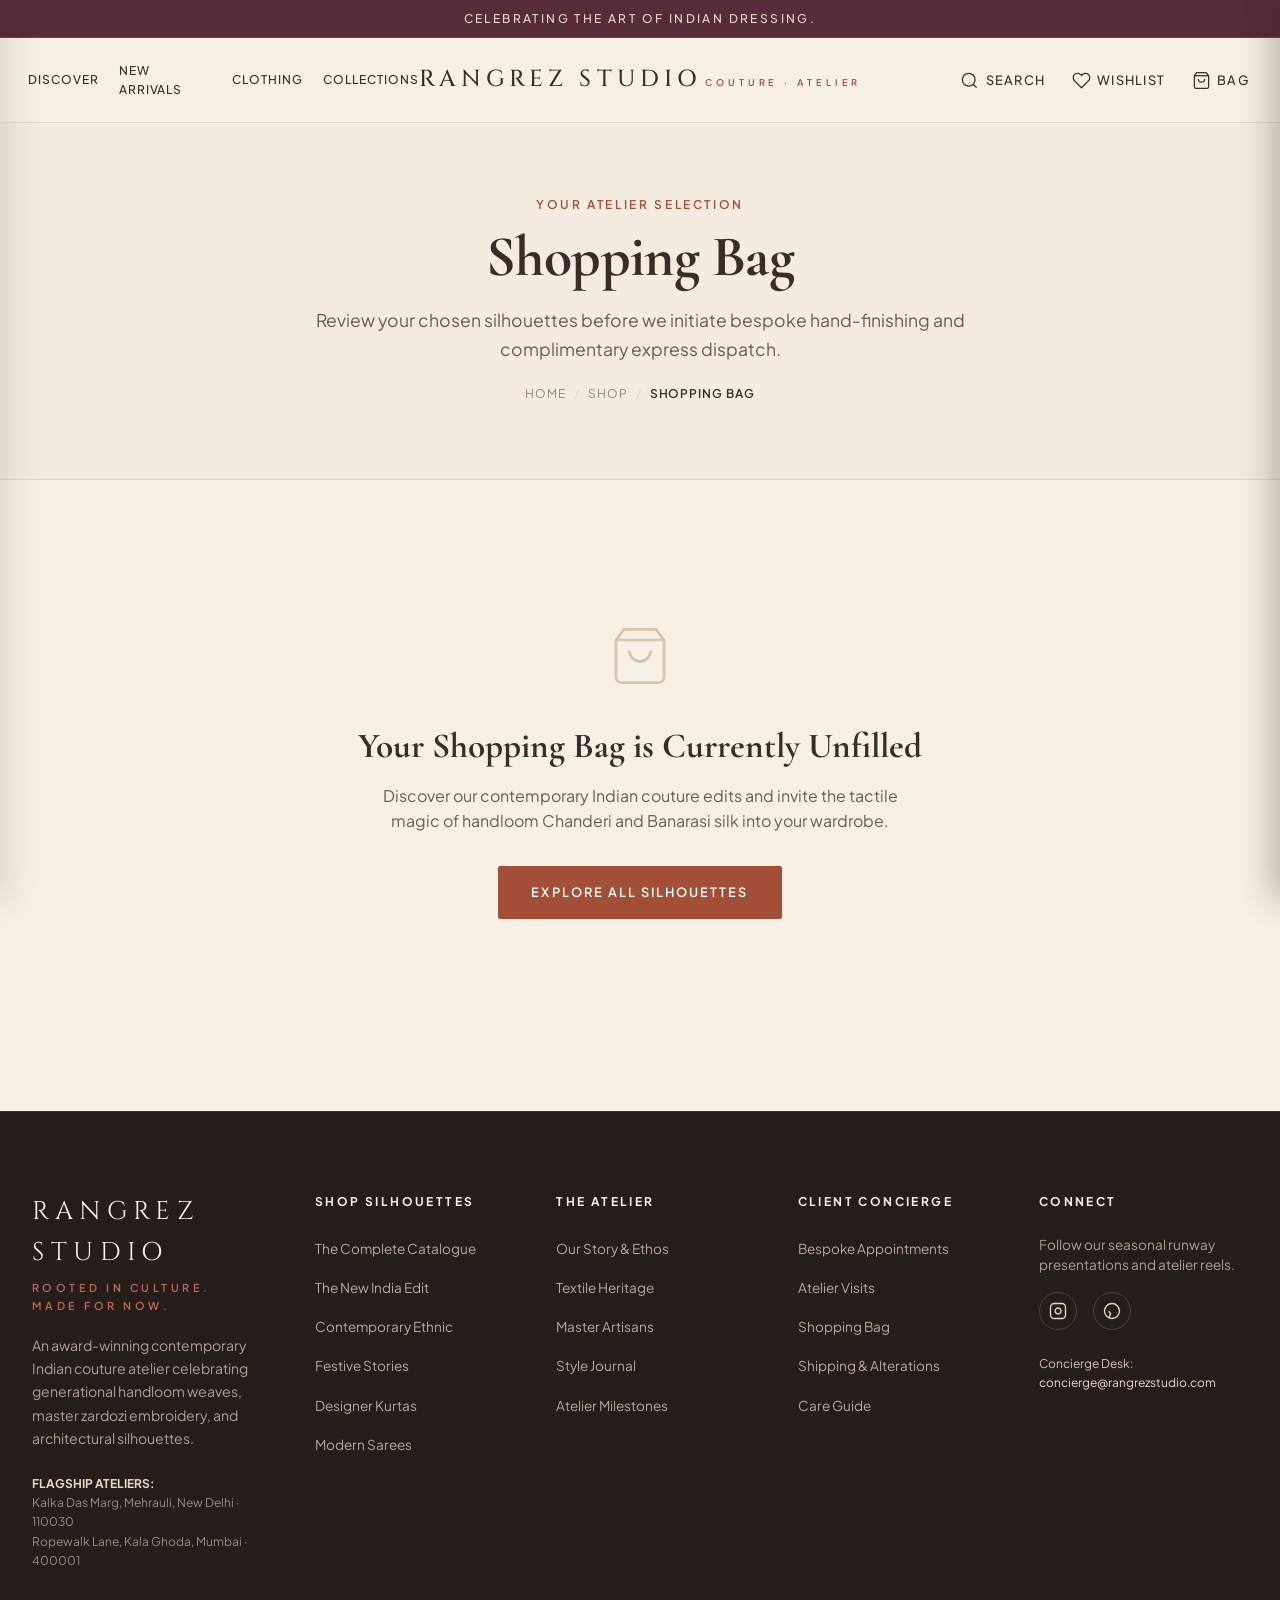
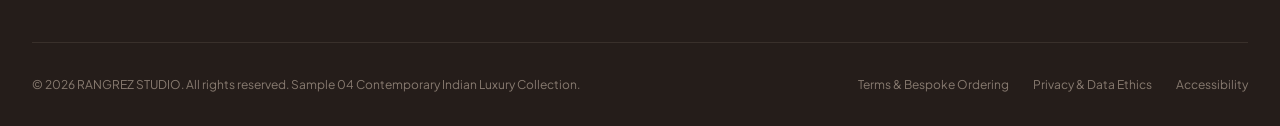
<file: cart.html>
<!DOCTYPE html>
<html lang="en">
<head>
  <meta charset="UTF-8">
  <meta name="viewport" content="width=device-width, initial-scale=1.0">
  <title>Shopping Bag | RANGREZ STUDIO Contemporary Indian Couture</title>
  <meta name="description" content="Review your curated couture silhouettes in your Rangrez Studio shopping bag. Enjoy complimentary insured express delivery across India and worldwide.">

  <!-- Favicon -->
  <link rel="icon" href="data:image/svg+xml,<svg xmlns=%22http://www.w3.org/2000/svg%22 viewBox=%220 0 100 100%22><text y=%22.9em%22 font-size=%2290%22>🪷</text></svg>">

  <!-- Stylesheets -->
  <link rel="stylesheet" href="assets/css/style.css">
  <link rel="stylesheet" href="assets/css/responsive.css">
</head>
<body>

  <!-- Announcement Bar -->
  <aside class="announcement-bar" role="complementary" aria-label="Announcement">
    <span>CELEBRATING THE ART OF INDIAN DRESSING.</span>
  </aside>

  <!-- Sticky Header -->
  <header class="site-header" id="site-header">
    <div class="header-container">
      
      <button type="button" class="mobile-menu-btn" id="mobile-menu-toggle" aria-label="Open mobile navigation menu">
        <span class="hamburger-line"></span>
        <span class="hamburger-line"></span>
        <span class="hamburger-line"></span>
      </button>

      <nav class="header-nav-left" aria-label="Primary Navigation">
        <a href="shop.html" class="nav-link">Discover</a>
        <a href="new-arrivals.html" class="nav-link">New Arrivals</a>
        <a href="contemporary-ethnic.html" class="nav-link">Clothing</a>
        <a href="festive-collection.html" class="nav-link">Collections</a>
      </nav>

      <div class="header-brand-center">
        <a href="index.html" class="brand-link" aria-label="Rangrez Studio Home">
          <span class="brand-wordmark">RANGREZ STUDIO</span>
          <span class="brand-wordmark-sub">COUTURE · ATELIER</span>
        </a>
      </div>

      <div class="header-nav-right">
        <button type="button" class="header-action-btn open-search-trigger" aria-label="Search silhouettes">
          <svg width="19" height="19" viewBox="0 0 24 24" fill="none" stroke="currentColor" stroke-width="1.6"><circle cx="11" cy="11" r="8"></circle><line x1="21" y1="21" x2="16.65" y2="16.65"></line></svg>
          <span class="header-action-label">Search</span>
        </button>

        <button type="button" class="header-action-btn open-wishlist-trigger" aria-label="View Saved Wishlist">
          <svg width="19" height="19" viewBox="0 0 24 24" fill="none" stroke="currentColor" stroke-width="1.6"><path d="M20.84 4.61a5.5 5.5 0 0 0-7.78 0L12 5.67l-1.06-1.06a5.5 5.5 0 0 0-7.78 7.78l1.06 1.06L12 21.23l7.78-7.78 1.06-1.06a5.5 5.5 0 0 0 0-7.78z"></path></svg>
          <span class="header-action-label">Wishlist</span>
          <span class="badge-count wishlist-count-badge" style="display: none;">0</span>
        </button>

        <button type="button" class="header-action-btn" aria-label="Shopping Bag">
          <svg width="19" height="19" viewBox="0 0 24 24" fill="none" stroke="currentColor" stroke-width="1.6"><path d="M6 2L3 6v14a2 2 0 0 0 2 2h14a2 2 0 0 0 2-2V6l-3-4z"></path><line x1="3" y1="6" x2="21" y2="6"></line><path d="M16 10a4 4 0 0 1-8 0"></path></svg>
          <span class="header-action-label">Bag</span>
          <span class="badge-count cart-count-badge" style="display: none;">0</span>
        </button>
      </div>

    </div>
  </header>

  <!-- Mobile Drawer -->
  <div class="mobile-nav-backdrop" id="mobile-nav-backdrop" aria-hidden="true"></div>
  <aside class="mobile-nav-drawer" id="mobile-nav-drawer" role="dialog" aria-modal="true" aria-hidden="true">
    <div class="mobile-nav-header">
      <span class="brand-wordmark" style="font-size: 1.15rem;">RANGREZ STUDIO</span>
      <button type="button" class="mobile-nav-close" id="mobile-nav-close" aria-label="Close navigation">
        <svg width="22" height="22" viewBox="0 0 24 24" fill="none" stroke="currentColor" stroke-width="1.5"><line x1="18" y1="6" x2="6" y2="18"></line><line x1="6" y1="6" x2="18" y2="18"></line></svg>
      </button>
    </div>
    <ul class="mobile-nav-links">
      <li><a href="index.html" class="mobile-nav-link">Home</a></li>
      <li><a href="shop.html" class="mobile-nav-link">Shop All</a></li>
      <li><a href="new-arrivals.html" class="mobile-nav-link">The New India Edit</a></li>
      <li><a href="contemporary-ethnic.html" class="mobile-nav-link">Contemporary Ethnic</a></li>
      <li><a href="festive-collection.html" class="mobile-nav-link">Festive Stories</a></li>
      <li><a href="about.html" class="mobile-nav-link">Our Story &amp; Atelier</a></li>
      <li><a href="journal.html" class="mobile-nav-link">Style Journal</a></li>
      <li><a href="contact.html" class="mobile-nav-link">Concierge &amp; Appointments</a></li>
      <li><a href="cart.html" class="mobile-nav-link is-active">Shopping Bag (<span class="cart-count-badge">0</span>)</a></li>
    </ul>
    <div class="mobile-nav-footer">
      <span class="mobile-concierge-phone">BESPOKE CONCIERGE: +91 11 4982 7100</span>
      <p class="mobile-atelier-loc">Ateliers in Mehrauli, New Delhi &amp; Kala Ghoda, Mumbai.</p>
    </div>
  </aside>

  <main id="main-content">

    <!-- Page Hero -->
    <section class="page-hero">
      <div class="container">
        <span class="eyebrow">YOUR ATELIER SELECTION</span>
        <h1 class="page-hero-title">Shopping Bag</h1>
        <p class="page-hero-desc">
          Review your chosen silhouettes before we initiate bespoke hand-finishing and complimentary express dispatch.
        </p>

        <nav class="breadcrumb-nav" aria-label="Breadcrumb">
          <ul class="breadcrumb-list" style="justify-content: center;">
            <li><a href="index.html">Home</a></li>
            <li class="breadcrumb-sep">/</li>
            <li><a href="shop.html">Shop</a></li>
            <li class="breadcrumb-sep">/</li>
            <li class="breadcrumb-current">Shopping Bag</li>
          </ul>
        </nav>
      </div>
    </section>

    <!-- Cart Contents Section -->
    <section class="cart-page-section">
      <div class="container-wide">
        
        <!-- Empty State Container -->
        <div id="cart-empty-view" style="display: none; text-align: center; padding: 5rem 1rem;">
          <div class="empty-icon-wrap" style="color: var(--color-sand-muted); margin-bottom: 1.5rem;">
            <svg width="64" height="64" viewBox="0 0 24 24" fill="none" stroke="currentColor" stroke-width="1"><path d="M6 2L3 6v14a2 2 0 0 0 2 2h14a2 2 0 0 0 2-2V6l-3-4z"></path><line x1="3" y1="6" x2="21" y2="6"></line><path d="M16 10a4 4 0 0 1-8 0"></path></svg>
          </div>
          <h2 style="font-family: var(--font-serif); font-size: 2.2rem; color: var(--color-brown); margin-bottom: 0.5rem;">Your Shopping Bag is Currently Unfilled</h2>
          <p style="font-size: 1rem; color: var(--color-text-secondary); max-width: 520px; margin: 0 auto 2rem; line-height: 1.6;">
            Discover our contemporary Indian couture edits and invite the tactile magic of handloom Chanderi and Banarasi silk into your wardrobe.
          </p>
          <a href="shop.html" class="btn btn-terracotta">EXPLORE ALL SILHOUETTES</a>
        </div>

        <!-- Active Cart Layout -->
        <div id="cart-active-view" class="cart-layout">
          
          <!-- Left Column: Item List -->
          <div class="cart-table-card">
            <div class="cart-table-header">
              <span>SILHOUETTE</span>
              <span>PRICE</span>
              <span>QUANTITY</span>
              <span style="text-align: right;">SUBTOTAL</span>
              <span></span>
            </div>

            <div id="cart-items-rows">
              <!-- Dynamically populated via JS -->
            </div>

            <div style="display: flex; justify-content: space-between; align-items: center; margin-top: 2rem; padding-top: 1.5rem; border-top: 1px solid var(--color-border); flex-wrap: wrap; gap: 1rem;">
              <a href="shop.html" class="editorial-link">&larr; CONTINUE DISCOVERING</a>
              <button type="button" class="btn btn-sm btn-outline" onclick="window.rangrezCart.clear(); renderCartPage();">CLEAR BAG</button>
            </div>
          </div>

          <!-- Right Column: Order Summary & Privilege Vouchers -->
          <div class="cart-order-summary">
            <h2 class="summary-heading">Order Summary</h2>

            <div class="drawer-summary" style="margin-bottom: 1.5rem;">
              <div class="summary-line">
                <span>Items Subtotal</span>
                <span class="summary-val" id="summary-subtotal">₹0</span>
              </div>
              <div class="summary-line" id="summary-discount-row" style="display: none;">
                <span id="summary-discount-label">Privilege Voucher</span>
                <span class="summary-val text-terracotta" id="summary-discount-val">-₹0</span>
              </div>
              <div class="summary-line">
                <span>Insured Express Shipping</span>
                <span class="summary-val text-success">Complimentary</span>
              </div>
              <div class="summary-line">
                <span>Atelier Gift Ribboning</span>
                <span class="summary-val text-success">Complimentary</span>
              </div>
              <div class="summary-line">
                <span>Taxes &amp; Duties</span>
                <span class="summary-val">Included</span>
              </div>
              <div class="summary-line summary-grand-total">
                <span>Estimated Total</span>
                <span class="grand-val" id="summary-total">₹0</span>
              </div>
            </div>

            <!-- Privilege Voucher Input -->
            <div style="border-top: 1px solid var(--color-border); padding-top: 1.5rem; margin-bottom: 1.5rem;">
              <span class="subfilter-label">ATELIER PRIVILEGE CODE:</span>
              <div class="promo-form-wrap">
                <input type="text" id="promo-code-input" class="promo-input" placeholder="e.g. RANGREZ10, FESTIVE">
                <button type="button" class="btn btn-sm btn-primary" id="apply-promo-btn">APPLY</button>
              </div>
              <div id="promo-status-msg" class="promo-status-msg"></div>
              <p style="font-size: 0.72rem; color: var(--color-text-muted);">
                Valid codes: <strong>RANGREZ10</strong> (10% off), <strong>FESTIVE</strong> (₹2,500 off), or <strong>FIRSTEDIT</strong> (15% off).
              </p>
            </div>

            <button type="button" class="btn btn-terracotta btn-full" id="open-checkout-modal-btn" style="height: 52px; font-size: 0.85rem;">
              PROCEED TO SECURE CHECKOUT &rarr;
            </button>

            <div style="margin-top: 1.5rem; display: flex; flex-direction: column; gap: 0.65rem; font-size: 0.75rem; color: var(--color-text-secondary);">
              <div style="display: flex; align-items: center; gap: 0.5rem;">
                <svg width="15" height="15" viewBox="0 0 24 24" fill="none" stroke="currentColor" stroke-width="2"><rect x="3" y="11" width="18" height="11" rx="2" ry="2"></rect><path d="M7 11V7a5 5 0 0 1 10 0v4"></path></svg>
                <span>Bank-grade 256-bit encryption &amp; secure checkout</span>
              </div>
              <div style="display: flex; align-items: center; gap: 0.5rem;">
                <svg width="15" height="15" viewBox="0 0 24 24" fill="none" stroke="currentColor" stroke-width="2"><polyline points="20 6 9 17 4 12"></polyline></svg>
                <span>Complimentary 14-day exchange &amp; in-salon alterations</span>
              </div>
            </div>

          </div>

        </div>

      </div>
    </section>

  </main>

  <!-- Interactive Luxury Checkout Flow Modal -->
  <div class="checkout-modal" id="checkout-modal" aria-hidden="true" role="dialog" aria-modal="true">
    <div class="qv-backdrop" onclick="closeCheckoutModal()"></div>
    <div class="checkout-dialog">
      <button type="button" class="qv-close-btn" onclick="closeCheckoutModal()">&times;</button>
      
      <!-- Checkout Form Content -->
      <div id="checkout-form-container">
        <div class="checkout-step-nav">
          <div class="step-indicator is-active">
            <span>01</span>
            <span>SHIPPING &amp; CONCIERGE</span>
          </div>
          <div class="step-indicator">
            <span>02</span>
            <span>PAYMENT PRIVILEGE</span>
          </div>
          <div class="step-indicator">
            <span>03</span>
            <span>CONFIRMATION</span>
          </div>
        </div>

        <form id="checkout-submission-form" novalidate>
          <h3 style="font-family: var(--font-serif); font-size: 1.6rem; color: var(--color-brown); margin-bottom: 1.25rem;">Delivery Destination</h3>
          
          <div class="checkout-form-grid">
            <div class="form-group">
              <label for="chk-first">First Name *</label>
              <input type="text" id="chk-first" class="form-control" placeholder="e.g. Rohini" required>
            </div>
            <div class="form-group">
              <label for="chk-last">Last Name *</label>
              <input type="text" id="chk-last" class="form-control" placeholder="e.g. Sen" required>
            </div>
            <div class="form-group form-full">
              <label for="chk-email">Email Address (for order tracking) *</label>
              <input type="email" id="chk-email" class="form-control" placeholder="e.g. rohini.sen@example.com" required>
            </div>
            <div class="form-group form-full">
              <label for="chk-address">Shipping Street Address *</label>
              <input type="text" id="chk-address" class="form-control" placeholder="House / Suite number, Street name" required>
            </div>
            <div class="form-group">
              <label for="chk-city">City *</label>
              <input type="text" id="chk-city" class="form-control" placeholder="e.g. Mumbai" required>
            </div>
            <div class="form-group">
              <label for="chk-pincode">PIN / Postal Code *</label>
              <input type="text" id="chk-pincode" class="form-control" placeholder="e.g. 400001" required>
            </div>
            <div class="form-group form-full">
              <label for="chk-phone">Contact Telephone *</label>
              <input type="tel" id="chk-phone" class="form-control" placeholder="e.g. +91 98200 12345" required>
            </div>
          </div>

          <h3 style="font-family: var(--font-serif); font-size: 1.4rem; color: var(--color-brown); margin: 1.75rem 0 1rem;">Payment Method</h3>
          <div class="payment-options-grid">
            <div class="payment-method-card is-selected" onclick="selectPayment(this)">
              <input type="radio" name="payment_method" checked style="accent-color: var(--color-terracotta);">
              <div>
                <strong style="font-size: 0.85rem; color: var(--color-brown); display: block;">UPI / Net Banking</strong>
                <span style="font-size: 0.75rem; color: var(--color-text-secondary);">Google Pay, PhonePe, Paytm, All Banks</span>
              </div>
            </div>
            <div class="payment-method-card" onclick="selectPayment(this)">
              <input type="radio" name="payment_method" style="accent-color: var(--color-terracotta);">
              <div>
                <strong style="font-size: 0.85rem; color: var(--color-brown); display: block;">Credit / Debit Card</strong>
                <span style="font-size: 0.75rem; color: var(--color-text-secondary);">Visa, Mastercard, Amex, RuPay</span>
              </div>
            </div>
          </div>

          <div style="background-color: var(--color-sand-light); padding: 1.25rem; border-radius: var(--radius-xs); margin-bottom: 2rem; display: flex; justify-content: space-between; align-items: center;">
            <span style="font-size: 0.85rem; color: var(--color-brown);">Total Payable at Dispatch:</span>
            <strong style="font-size: 1.4rem; color: var(--color-terracotta);" id="chk-payable-amount">₹0</strong>
          </div>

          <button type="submit" class="btn btn-terracotta btn-full" style="height: 52px;">AUTHORIZE &amp; PLACE ATELIER ORDER</button>
          <p style="text-align: center; font-size: 0.72rem; color: var(--color-text-muted); margin-top: 0.75rem;">
            *Frontend demonstration only. No real charges are processed.
          </p>
        </form>
      </div>

      <!-- Order Confirmation Screen (shown after submit) -->
      <div id="checkout-success-view" class="order-success-screen" style="display: none;">
        <div class="success-icon-wrap">
          <svg width="36" height="36" viewBox="0 0 24 24" fill="none" stroke="currentColor" stroke-width="2.5"><polyline points="20 6 9 17 4 12"></polyline></svg>
        </div>
        <span class="eyebrow">ORDER CONFIRMED</span>
        <h2 style="font-family: var(--font-serif); font-size: 2.4rem; color: var(--color-brown); margin-bottom: 0.5rem;">Thank You for Your Patronage</h2>
        <p style="font-size: 0.95rem; color: var(--color-text-secondary); max-width: 540px; margin: 0 auto 1.5rem; line-height: 1.6;">
          Your artisanal order has been registered at our Mehrauli atelier. Our master craftsmen will prepare your garments with signature silk tissue and bespoke wax sealing.
        </p>

        <div>
          <span style="font-size: 0.8rem; color: var(--color-text-muted); display: block;">YOUR ATELIER ORDER REFERENCE:</span>
          <div class="success-ref-code" id="success-order-ref">RG-2026-89421</div>
        </div>

        <div style="background-color: var(--color-sand-light); border: 1px solid var(--color-border); border-radius: var(--radius-xs); padding: 1.5rem; max-width: 480px; margin: 1.5rem auto 2.5rem; text-align: left; font-size: 0.85rem;">
          <p style="margin-bottom: 0.5rem;"><strong>Tracking dispatched to:</strong> <span id="success-client-email">patron@example.com</span></p>
          <p style="margin-bottom: 0.5rem;"><strong>Estimated Insured Delivery:</strong> 2 to 4 business days</p>
          <p><strong>Concierge Support:</strong> concierge@rangrezstudio.com</p>
        </div>

        <div style="display: flex; justify-content: center; gap: 1rem;">
          <a href="shop.html" class="btn btn-terracotta" onclick="closeCheckoutModal()">CONTINUE EXPLORING</a>
          <button type="button" class="btn btn-outline" onclick="window.print()">PRINT INVOICE</button>
        </div>
      </div>

    </div>
  </div>

  <!-- Footer -->
  <footer class="site-footer" role="contentinfo">
    <div class="container-wide">
      <div class="footer-top-grid">
        <div class="footer-brand-col">
          <span class="footer-wordmark">RANGREZ STUDIO</span>
          <span class="footer-tagline">ROOTED IN CULTURE. MADE FOR NOW.</span>
          <p class="footer-manifesto">
            An award-winning contemporary Indian couture atelier celebrating generational handloom weaves, master zardozi embroidery, and architectural silhouettes.
          </p>
          <p class="footer-flagships">
            <strong>FLAGSHIP ATELIERS:</strong><br>
            Kalka Das Marg, Mehrauli, New Delhi · 110030<br>
            Ropewalk Lane, Kala Ghoda, Mumbai · 400001
          </p>
        </div>

        <div class="footer-col">
          <h3 class="footer-col-title">SHOP SILHOUETTES</h3>
          <ul class="footer-links">
            <li><a href="shop.html" class="footer-link">The Complete Catalogue</a></li>
            <li><a href="new-arrivals.html" class="footer-link">The New India Edit</a></li>
            <li><a href="contemporary-ethnic.html" class="footer-link">Contemporary Ethnic</a></li>
            <li><a href="festive-collection.html" class="footer-link">Festive Stories</a></li>
            <li><a href="shop.html?category=kurtas" class="footer-link">Designer Kurtas</a></li>
            <li><a href="shop.html?category=sarees" class="footer-link">Modern Sarees</a></li>
          </ul>
        </div>

        <div class="footer-col">
          <h3 class="footer-col-title">THE ATELIER</h3>
          <ul class="footer-links">
            <li><a href="about.html" class="footer-link">Our Story &amp; Ethos</a></li>
            <li><a href="about.html#textile-heritage" class="footer-link">Textile Heritage</a></li>
            <li><a href="about.html#master-artisans" class="footer-link">Master Artisans</a></li>
            <li><a href="journal.html" class="footer-link">Style Journal</a></li>
            <li><a href="about.html#timeline" class="footer-link">Atelier Milestones</a></li>
          </ul>
        </div>

        <div class="footer-col">
          <h3 class="footer-col-title">CLIENT CONCIERGE</h3>
          <ul class="footer-links">
            <li><a href="contact.html" class="footer-link">Bespoke Appointments</a></li>
            <li><a href="contact.html#locations" class="footer-link">Atelier Visits</a></li>
            <li><a href="cart.html" class="footer-link">Shopping Bag</a></li>
            <li><a href="contact.html#faq" class="footer-link">Shipping &amp; Alterations</a></li>
            <li><a href="contact.html#faq" class="footer-link">Care Guide</a></li>
          </ul>
        </div>

        <div class="footer-col">
          <h3 class="footer-col-title">CONNECT</h3>
          <p style="font-size: 0.85rem; color: rgba(233, 216, 197, 0.7); line-height: 1.5; margin-bottom: 1rem;">
            Follow our seasonal runway presentations and atelier reels.
          </p>
          <div class="footer-social-row">
            <a href="https://instagram.com" class="social-link" target="_blank" rel="noopener noreferrer" aria-label="Instagram">
              <svg width="18" height="18" viewBox="0 0 24 24" fill="none" stroke="currentColor" stroke-width="1.8"><rect x="2" y="2" width="20" height="20" rx="5" ry="5"></rect><path d="M16 11.37A4 4 0 1 1 12.63 8 4 4 0 0 1 16 11.37z"></path><line x1="17.5" y1="6.5" x2="17.51" y2="6.5"></line></svg>
            </a>
            <a href="https://pinterest.com" class="social-link" target="_blank" rel="noopener noreferrer" aria-label="Pinterest">
              <svg width="18" height="18" viewBox="0 0 24 24" fill="none" stroke="currentColor" stroke-width="1.8"><circle cx="12" cy="12" r="10"></circle><path d="M8 12c0 2 2 3 2 3s-.3 1.2-.5 2.1c-.2.8-.7 1.9-1.5 2.9"></path></svg>
            </a>
          </div>
          <p style="font-size: 0.75rem; color: var(--color-sand-muted); margin-top: 1.5rem;">
            Concierge Desk:<br>
            <span style="color: var(--color-sand);">concierge@rangrezstudio.com</span>
          </p>
        </div>
      </div>

      <div class="footer-bottom-bar">
        <span>&copy; 2026 RANGREZ STUDIO. All rights reserved. Sample 04 Contemporary Indian Luxury Collection.</span>
        <div class="footer-legal-links">
          <a href="contact.html#faq">Terms &amp; Bespoke Ordering</a>
          <a href="contact.html#faq">Privacy &amp; Data Ethics</a>
          <a href="contact.html#faq">Accessibility</a>
        </div>
      </div>
    </div>
  </footer>

  <script src="assets/js/products.js"></script>
  <script src="assets/js/cart.js"></script>
  <script src="assets/js/filters.js"></script>
  <script src="assets/js/main.js"></script>

  <!-- Dedicated Cart Page Controller Script -->
  <script>
    document.addEventListener("DOMContentLoaded", () => {
      renderCartPage();
      setupPromoActions();
      setupCheckoutFlow();

      window.addEventListener("rangrez:cart-updated", () => {
        renderCartPage();
      });

      window.addEventListener("rangrez:promo-updated", () => {
        renderCartPage();
      });
    });

    function renderCartPage() {
      const cart = window.rangrezCart ? window.rangrezCart.cart : [];
      const emptyView = document.getElementById("cart-empty-view");
      const activeView = document.getElementById("cart-active-view");
      const itemsContainer = document.getElementById("cart-items-rows");

      if (cart.length === 0) {
        if (emptyView) emptyView.style.display = "block";
        if (activeView) activeView.style.display = "none";
        return;
      }

      if (emptyView) emptyView.style.display = "none";
      if (activeView) activeView.style.display = "grid";

      const totals = window.rangrezCart.getTotals();

      // Render Item Rows
      itemsContainer.innerHTML = cart.map((item, index) => `
        <div class="cart-row" data-cart-index="${index}">
          
          <!-- Product Cell -->
          <div class="cart-product-cell">
            <div class="cart-thumb">
              <img src="${item.image}" alt="${item.name}" loading="lazy">
            </div>
            <div class="cart-product-info">
              <span class="card-category" style="font-size: 0.65rem;">${item.category}</span>
              <h3><a href="product.html?id=${item.id}">${item.name}</a></h3>
              <p>Size: <strong>${item.size}</strong> · Colour: <strong>${item.color}</strong></p>
            </div>
          </div>

          <!-- Unit Price Cell -->
          <div class="cart-price-cell" data-label="Price">
            <span style="font-size: 0.95rem; font-weight: 600; color: var(--color-brown);">${formatINR(item.price)}</span>
          </div>

          <!-- Quantity Stepper Cell -->
          <div class="cart-qty-cell" data-label="Quantity">
            <div class="item-stepper">
              <button type="button" class="stepper-btn" onclick="window.rangrezCart.updateQuantity(${index}, ${item.quantity - 1})" aria-label="Decrease quantity">&minus;</button>
              <span class="stepper-value">${item.quantity}</span>
              <button type="button" class="stepper-btn" onclick="window.rangrezCart.updateQuantity(${index}, ${item.quantity + 1})" aria-label="Increase quantity">&plus;</button>
            </div>
          </div>

          <!-- Subtotal Cell -->
          <div class="cart-total-cell" data-label="Subtotal" style="text-align: right;">
            <span style="font-size: 1rem; font-weight: 700; color: var(--color-brown);">${formatINR(item.price * item.quantity)}</span>
          </div>

          <!-- Remove Action Cell -->
          <div class="cart-remove-cell">
            <button type="button" class="item-remove-link" onclick="window.rangrezCart.removeItem(${index})" aria-label="Remove item">
              <svg width="18" height="18" viewBox="0 0 24 24" fill="none" stroke="currentColor" stroke-width="1.8"><line x1="18" y1="6" x2="6" y2="18"></line><line x1="6" y1="6" x2="18" y2="18"></line></svg>
            </button>
          </div>

        </div>
      `).join("");

      // Update Summary Values
      document.getElementById("summary-subtotal").textContent = formatINR(totals.subtotal);
      document.getElementById("summary-total").textContent = formatINR(totals.total);
      document.getElementById("chk-payable-amount").textContent = formatINR(totals.total);

      const discountRow = document.getElementById("summary-discount-row");
      const discountVal = document.getElementById("summary-discount-val");
      const discountLabel = document.getElementById("summary-discount-label");

      if (totals.discount > 0 && window.rangrezCart.promo) {
        discountRow.style.display = "flex";
        discountVal.textContent = `-${formatINR(totals.discount)}`;
        discountLabel.textContent = `Privilege Voucher (${window.rangrezCart.promo.code})`;
      } else {
        discountRow.style.display = "none";
      }
    }

    function setupPromoActions() {
      const applyBtn = document.getElementById("apply-promo-btn");
      const input = document.getElementById("promo-code-input");
      const statusMsg = document.getElementById("promo-status-msg");

      if (applyBtn && input) {
        applyBtn.addEventListener("click", () => {
          const res = window.rangrezCart.applyPromoCode(input.value);
          statusMsg.textContent = res.message;
          statusMsg.className = `promo-status-msg ${res.success ? "msg-success" : "msg-error"}`;
          renderCartPage();
        });
      }
    }

    function setupCheckoutFlow() {
      const openBtn = document.getElementById("open-checkout-modal-btn");
      const modal = document.getElementById("checkout-modal");
      const form = document.getElementById("checkout-submission-form");
      const formContainer = document.getElementById("checkout-form-container");
      const successView = document.getElementById("checkout-success-view");

      if (openBtn && modal) {
        openBtn.addEventListener("click", () => {
          modal.classList.add("is-open");
          document.body.classList.add("modal-open");
          formContainer.style.display = "block";
          successView.style.display = "none";
        });
      }

      if (form) {
        form.addEventListener("submit", (e) => {
          e.preventDefault();
          const first = document.getElementById("chk-first").value.trim();
          const last = document.getElementById("chk-last").value.trim();
          const email = document.getElementById("chk-email").value.trim();
          const address = document.getElementById("chk-address").value.trim();
          const city = document.getElementById("chk-city").value.trim();
          const pincode = document.getElementById("chk-pincode").value.trim();
          const phone = document.getElementById("chk-phone").value.trim();

          if (!first || !last || !email || !address || !city || !pincode || !phone) {
            window.rangrezCart.showToast("Please complete all shipping address fields.", "info");
            return;
          }

          // Generate unique reference ID
          const randomRef = "RG-2026-" + Math.floor(10000 + Math.random() * 90000);
          document.getElementById("success-order-ref").textContent = randomRef;
          document.getElementById("success-client-email").textContent = email;

          // Clear cart
          window.rangrezCart.clear();

          // Show confirmation screen
          formContainer.style.display = "none";
          successView.style.display = "block";
        });
      }
    }

    function selectPayment(el) {
      document.querySelectorAll(".payment-method-card").forEach(c => c.classList.remove("is-selected"));
      el.classList.add("is-selected");
      const radio = el.querySelector("input[type='radio']");
      if (radio) radio.checked = true;
    }

    function closeCheckoutModal() {
      const modal = document.getElementById("checkout-modal");
      if (modal) {
        modal.classList.remove("is-open");
        document.body.classList.remove("modal-open");
      }
    }
  </script>

</body>
</html>
</file>
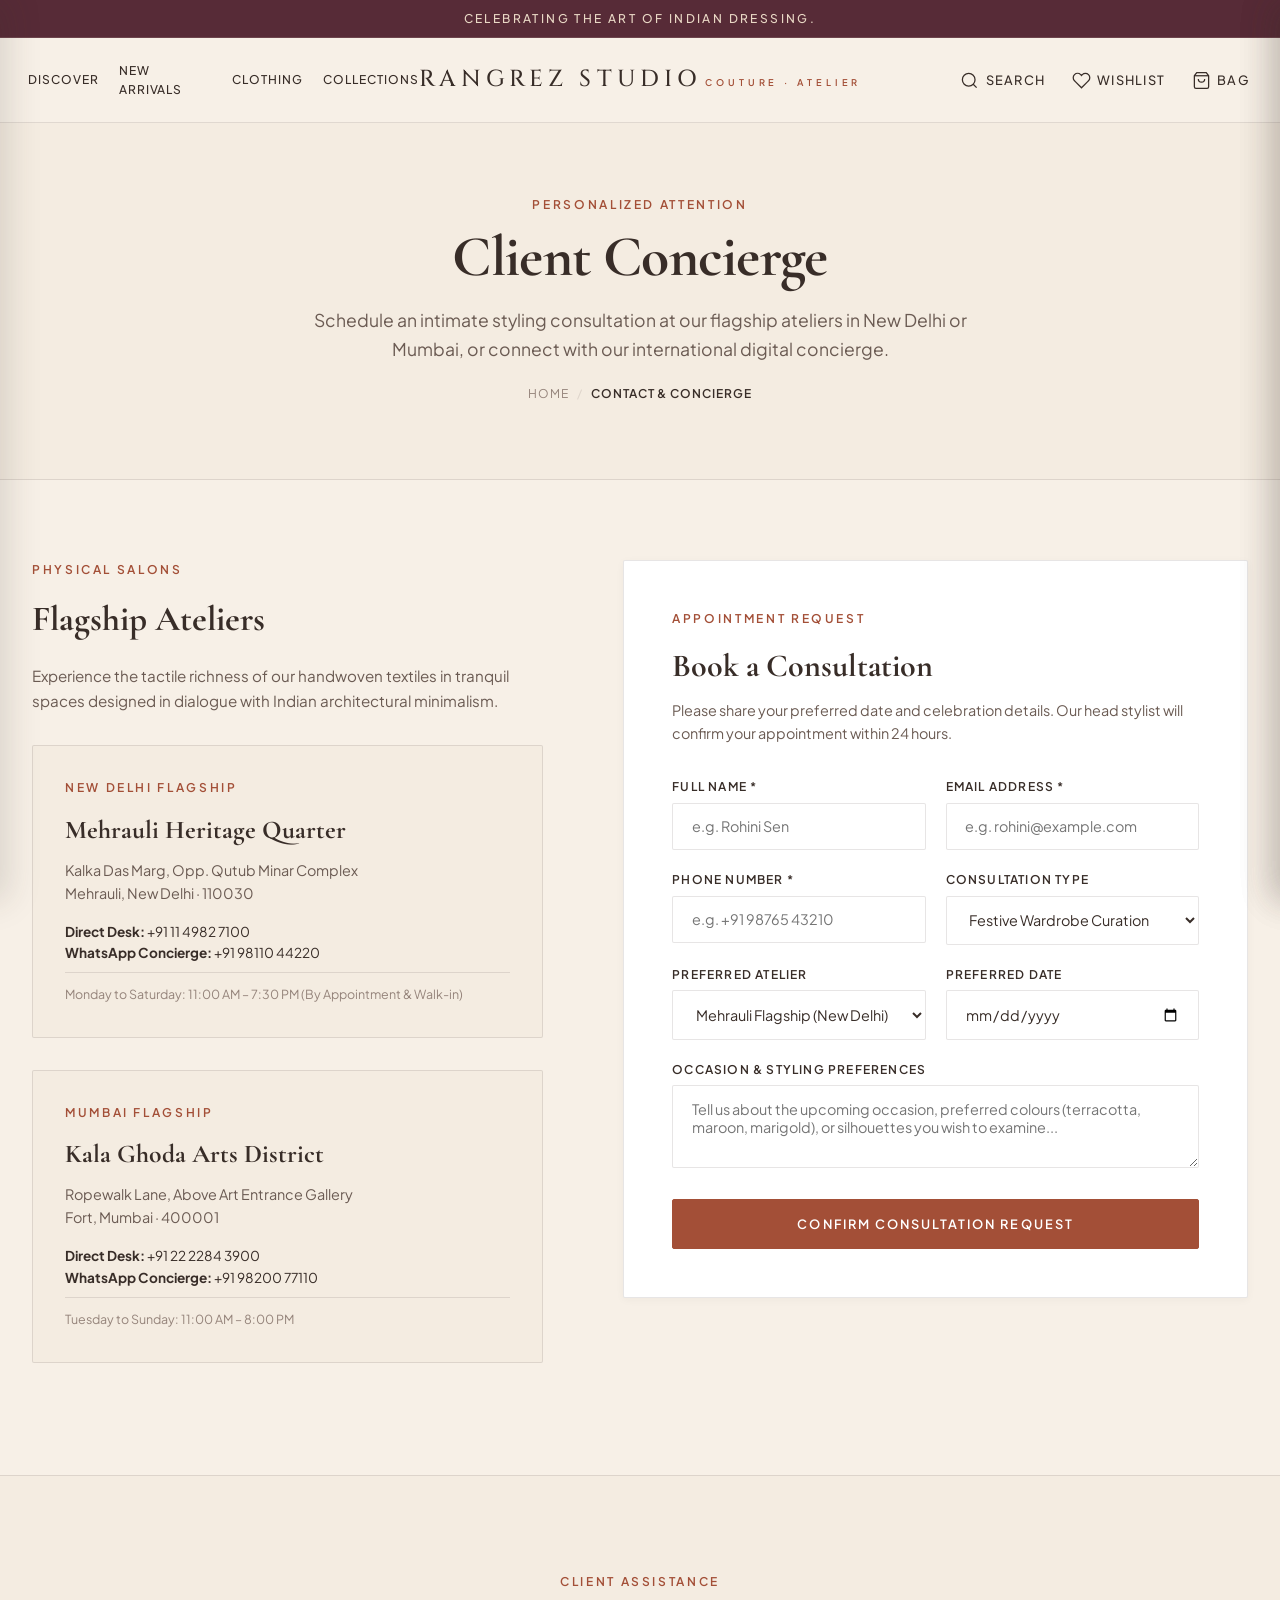
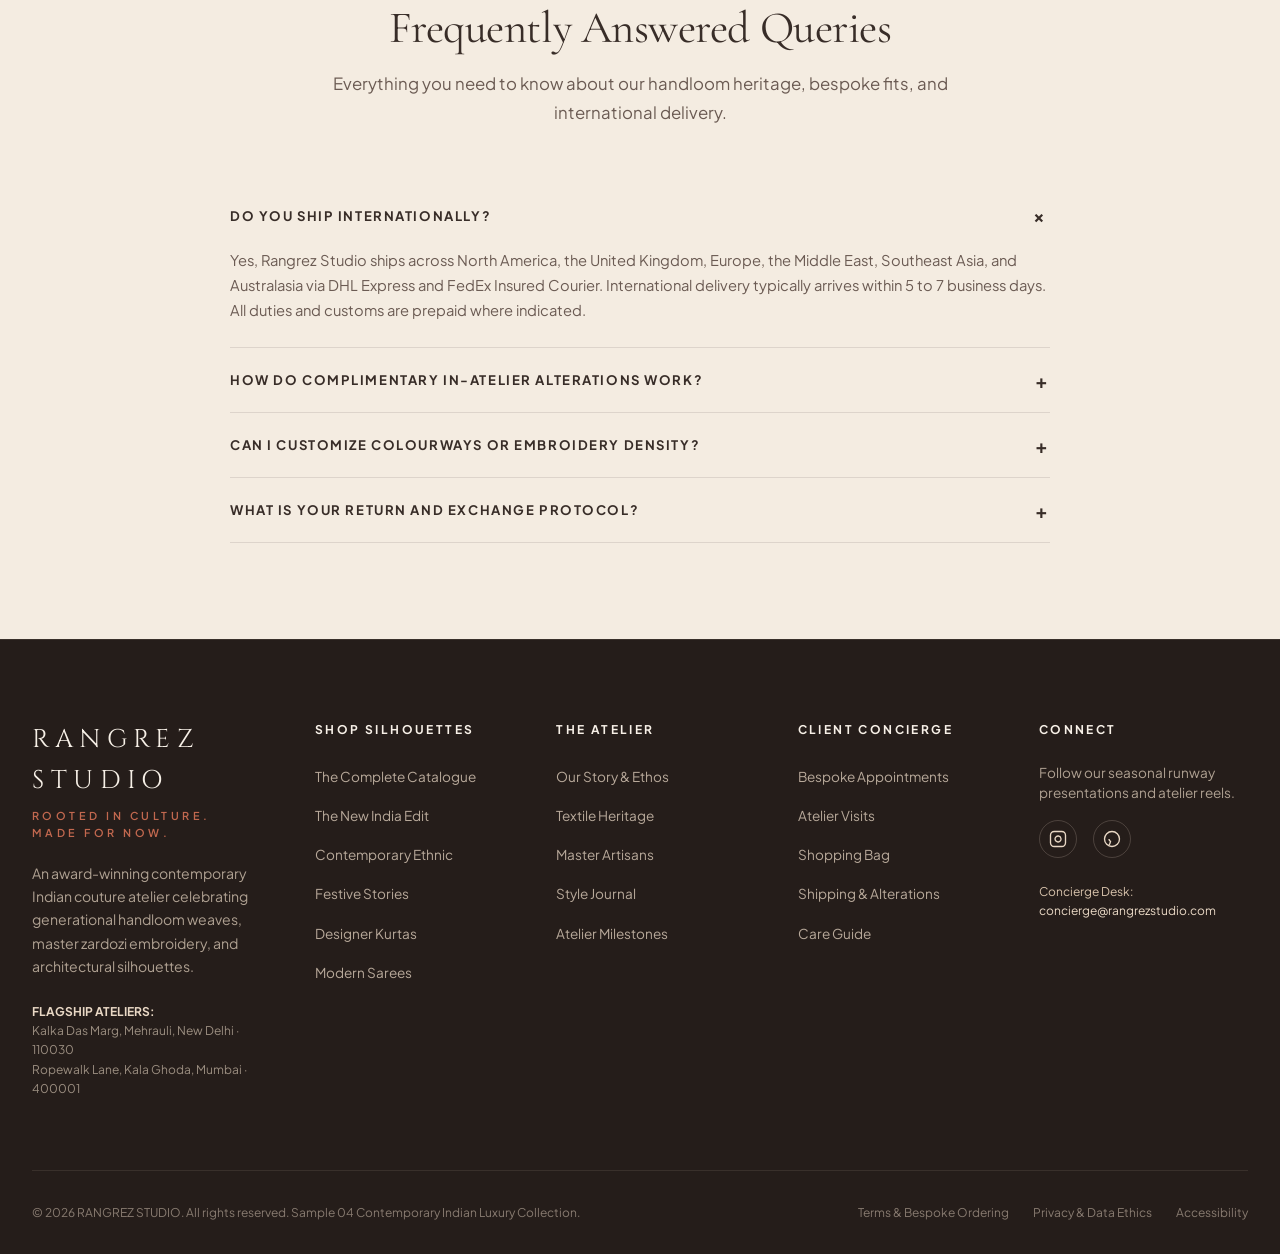
<file: contact.html>
<!DOCTYPE html>
<html lang="en">
<head>
  <meta charset="UTF-8">
  <meta name="viewport" content="width=device-width, initial-scale=1.0">
  <title>Client Concierge &amp; Atelier Visits | RANGREZ STUDIO Contemporary Indian Couture</title>
  <meta name="description" content="Book a private couture appointment or bespoke styling consultation at Rangrez Studio flagship ateliers in New Delhi (Mehrauli) and Mumbai (Kala Ghoda).">

  <!-- Favicon -->
  <link rel="icon" href="data:image/svg+xml,<svg xmlns=%22http://www.w3.org/2000/svg%22 viewBox=%220 0 100 100%22><text y=%22.9em%22 font-size=%2290%22>🪷</text></svg>">

  <!-- Stylesheets -->
  <link rel="stylesheet" href="assets/css/style.css">
  <link rel="stylesheet" href="assets/css/responsive.css">
</head>
<body>

  <!-- Announcement Bar -->
  <aside class="announcement-bar" role="complementary" aria-label="Announcement">
    <span>CELEBRATING THE ART OF INDIAN DRESSING.</span>
  </aside>

  <!-- Sticky Header -->
  <header class="site-header" id="site-header">
    <div class="header-container">
      
      <button type="button" class="mobile-menu-btn" id="mobile-menu-toggle" aria-label="Open mobile navigation menu">
        <span class="hamburger-line"></span>
        <span class="hamburger-line"></span>
        <span class="hamburger-line"></span>
      </button>

      <nav class="header-nav-left" aria-label="Primary Navigation">
        <a href="shop.html" class="nav-link">Discover</a>
        <a href="new-arrivals.html" class="nav-link">New Arrivals</a>
        <a href="contemporary-ethnic.html" class="nav-link">Clothing</a>
        <a href="festive-collection.html" class="nav-link">Collections</a>
      </nav>

      <div class="header-brand-center">
        <a href="index.html" class="brand-link" aria-label="Rangrez Studio Home">
          <span class="brand-wordmark">RANGREZ STUDIO</span>
          <span class="brand-wordmark-sub">COUTURE · ATELIER</span>
        </a>
      </div>

      <div class="header-nav-right">
        <button type="button" class="header-action-btn open-search-trigger" aria-label="Search silhouettes">
          <svg width="19" height="19" viewBox="0 0 24 24" fill="none" stroke="currentColor" stroke-width="1.6"><circle cx="11" cy="11" r="8"></circle><line x1="21" y1="21" x2="16.65" y2="16.65"></line></svg>
          <span class="header-action-label">Search</span>
        </button>

        <button type="button" class="header-action-btn open-wishlist-trigger" aria-label="View Saved Wishlist">
          <svg width="19" height="19" viewBox="0 0 24 24" fill="none" stroke="currentColor" stroke-width="1.6"><path d="M20.84 4.61a5.5 5.5 0 0 0-7.78 0L12 5.67l-1.06-1.06a5.5 5.5 0 0 0-7.78 7.78l1.06 1.06L12 21.23l7.78-7.78 1.06-1.06a5.5 5.5 0 0 0 0-7.78z"></path></svg>
          <span class="header-action-label">Wishlist</span>
          <span class="badge-count wishlist-count-badge" style="display: none;">0</span>
        </button>

        <button type="button" class="header-action-btn open-cart-trigger" aria-label="Shopping Bag">
          <svg width="19" height="19" viewBox="0 0 24 24" fill="none" stroke="currentColor" stroke-width="1.6"><path d="M6 2L3 6v14a2 2 0 0 0 2 2h14a2 2 0 0 0 2-2V6l-3-4z"></path><line x1="3" y1="6" x2="21" y2="6"></line><path d="M16 10a4 4 0 0 1-8 0"></path></svg>
          <span class="header-action-label">Bag</span>
          <span class="badge-count cart-count-badge" style="display: none;">0</span>
        </button>
      </div>

    </div>
  </header>

  <!-- Mobile Drawer -->
  <div class="mobile-nav-backdrop" id="mobile-nav-backdrop" aria-hidden="true"></div>
  <aside class="mobile-nav-drawer" id="mobile-nav-drawer" role="dialog" aria-modal="true" aria-hidden="true">
    <div class="mobile-nav-header">
      <span class="brand-wordmark" style="font-size: 1.15rem;">RANGREZ STUDIO</span>
      <button type="button" class="mobile-nav-close" id="mobile-nav-close" aria-label="Close navigation">
        <svg width="22" height="22" viewBox="0 0 24 24" fill="none" stroke="currentColor" stroke-width="1.5"><line x1="18" y1="6" x2="6" y2="18"></line><line x1="6" y1="6" x2="18" y2="18"></line></svg>
      </button>
    </div>
    <ul class="mobile-nav-links">
      <li><a href="index.html" class="mobile-nav-link">Home</a></li>
      <li><a href="shop.html" class="mobile-nav-link">Shop All</a></li>
      <li><a href="new-arrivals.html" class="mobile-nav-link">The New India Edit</a></li>
      <li><a href="contemporary-ethnic.html" class="mobile-nav-link">Contemporary Ethnic</a></li>
      <li><a href="festive-collection.html" class="mobile-nav-link">Festive Stories</a></li>
      <li><a href="about.html" class="mobile-nav-link">Our Story &amp; Atelier</a></li>
      <li><a href="journal.html" class="mobile-nav-link">Style Journal</a></li>
      <li><a href="contact.html" class="mobile-nav-link is-active">Concierge &amp; Appointments</a></li>
      <li><a href="cart.html" class="mobile-nav-link">Shopping Bag (<span class="cart-count-badge">0</span>)</a></li>
    </ul>
    <div class="mobile-nav-footer">
      <span class="mobile-concierge-phone">BESPOKE CONCIERGE: +91 11 4982 7100</span>
      <p class="mobile-atelier-loc">Ateliers in Mehrauli, New Delhi &amp; Kala Ghoda, Mumbai.</p>
    </div>
  </aside>

  <main id="main-content">

    <!-- Page Hero -->
    <section class="page-hero">
      <div class="container">
        <span class="eyebrow">PERSONALIZED ATTENTION</span>
        <h1 class="page-hero-title">Client Concierge</h1>
        <p class="page-hero-desc">
          Schedule an intimate styling consultation at our flagship ateliers in New Delhi or Mumbai, or connect with our international digital concierge.
        </p>

        <nav class="breadcrumb-nav" aria-label="Breadcrumb">
          <ul class="breadcrumb-list" style="justify-content: center;">
            <li><a href="index.html">Home</a></li>
            <li class="breadcrumb-sep">/</li>
            <li class="breadcrumb-current">Contact &amp; Concierge</li>
          </ul>
        </nav>
      </div>
    </section>

    <!-- Main Contact & Booking Form Grid -->
    <section class="container-wide">
      <div class="contact-grid">
        
        <!-- Left Column: Flagship Addresses & Direct Contacts -->
        <div class="contact-info-col" id="locations">
          <span class="eyebrow">PHYSICAL SALONS</span>
          <h2 style="font-family: var(--font-serif); font-size: 2.2rem; color: var(--color-brown); margin-bottom: 1rem;">Flagship Ateliers</h2>
          <p style="font-size: 0.95rem; color: var(--color-text-secondary); line-height: 1.65; margin-bottom: 2rem;">
            Experience the tactile richness of our handwoven textiles in tranquil spaces designed in dialogue with Indian architectural minimalism.
          </p>

          <div class="flagship-cards-list">
            <!-- New Delhi -->
            <div class="flagship-card">
              <span class="eyebrow">NEW DELHI FLAGSHIP</span>
              <h3 class="flagship-city">Mehrauli Heritage Quarter</h3>
              <p class="flagship-address">
                Kalka Das Marg, Opp. Qutub Minar Complex<br>
                Mehrauli, New Delhi · 110030
              </p>
              <p style="font-size: 0.85rem; color: var(--color-brown); margin-bottom: 0.5rem;">
                <strong>Direct Desk:</strong> +91 11 4982 7100<br>
                <strong>WhatsApp Concierge:</strong> +91 98110 44220
              </p>
              <p class="flagship-hours">Monday to Saturday: 11:00 AM – 7:30 PM (By Appointment &amp; Walk-in)</p>
            </div>

            <!-- Mumbai -->
            <div class="flagship-card">
              <span class="eyebrow">MUMBAI FLAGSHIP</span>
              <h3 class="flagship-city">Kala Ghoda Arts District</h3>
              <p class="flagship-address">
                Ropewalk Lane, Above Art Entrance Gallery<br>
                Fort, Mumbai · 400001
              </p>
              <p style="font-size: 0.85rem; color: var(--color-brown); margin-bottom: 0.5rem;">
                <strong>Direct Desk:</strong> +91 22 2284 3900<br>
                <strong>WhatsApp Concierge:</strong> +91 98200 77110
              </p>
              <p class="flagship-hours">Tuesday to Sunday: 11:00 AM – 8:00 PM</p>
            </div>
          </div>
        </div>

        <!-- Right Column: Interactive Appointment Booking Form -->
        <div class="concierge-form-col">
          <div class="concierge-form-card">
            <span class="eyebrow">APPOINTMENT REQUEST</span>
            <h2 style="font-family: var(--font-serif); font-size: 2rem; color: var(--color-brown); margin-bottom: 0.5rem;">Book a Consultation</h2>
            <p style="font-size: 0.9rem; color: var(--color-text-secondary); margin-bottom: 2rem;">
              Please share your preferred date and celebration details. Our head stylist will confirm your appointment within 24 hours.
            </p>

            <form id="concierge-booking-form" novalidate>
              <div class="checkout-form-grid">
                
                <div class="form-group">
                  <label for="c-name">Full Name *</label>
                  <input type="text" id="c-name" class="form-control" placeholder="e.g. Rohini Sen" required>
                </div>

                <div class="form-group">
                  <label for="c-email">Email Address *</label>
                  <input type="email" id="c-email" class="form-control" placeholder="e.g. rohini@example.com" required>
                </div>

                <div class="form-group">
                  <label for="c-phone">Phone Number *</label>
                  <input type="tel" id="c-phone" class="form-control" placeholder="e.g. +91 98765 43210" required>
                </div>

                <div class="form-group">
                  <label for="c-type">Consultation Type</label>
                  <select id="c-type" class="form-control">
                    <option value="festive">Festive Wardrobe Curation</option>
                    <option value="bridal">Bespoke Bridal Couture</option>
                    <option value="sizing">At-Home Sizing &amp; Fitting</option>
                    <option value="virtual">Virtual Video Consultation</option>
                  </select>
                </div>

                <div class="form-group">
                  <label for="c-salon">Preferred Atelier</label>
                  <select id="c-salon" class="form-control">
                    <option value="delhi">Mehrauli Flagship (New Delhi)</option>
                    <option value="mumbai">Kala Ghoda Flagship (Mumbai)</option>
                    <option value="virtual">Virtual (Zoom / FaceTime)</option>
                  </select>
                </div>

                <div class="form-group">
                  <label for="c-date">Preferred Date</label>
                  <input type="date" id="c-date" class="form-control">
                </div>

                <div class="form-group form-full">
                  <label for="c-notes">Occasion &amp; Styling Preferences</label>
                  <textarea id="c-notes" class="form-control" rows="3" placeholder="Tell us about the upcoming occasion, preferred colours (terracotta, maroon, marigold), or silhouettes you wish to examine..."></textarea>
                </div>

              </div>

              <button type="submit" class="btn btn-terracotta btn-full" style="height: 50px;">CONFIRM CONSULTATION REQUEST</button>
            </form>

            <div id="booking-success-message" style="display: none; margin-top: 1.5rem; padding: 1.5rem; background-color: var(--color-sand-light); border: 1px solid var(--color-terracotta); border-radius: var(--radius-xs); text-align: center;">
              <h4 style="font-family: var(--font-serif); font-size: 1.35rem; color: var(--color-brown); margin-bottom: 0.35rem;">Consultation Requested</h4>
              <p style="font-size: 0.85rem; color: var(--color-text-secondary); line-height: 1.6;">
                Thank you for reaching out to the Rangrez Concierge. Our senior draper will connect with you via email and WhatsApp to confirm your preferred salon appointment.
              </p>
            </div>
          </div>
        </div>

      </div>
    </section>

    <!-- FAQ Accordion Section -->
    <section class="faq-section" id="faq">
      <div class="container">
        <div class="section-header-editorial" style="justify-content: center; text-align: center;">
          <div>
            <span class="eyebrow">CLIENT ASSISTANCE</span>
            <h2 class="section-title">Frequently Answered Queries</h2>
            <p class="section-subtitle" style="margin: 0 auto;">Everything you need to know about our handloom heritage, bespoke fits, and international delivery.</p>
          </div>
        </div>

        <div class="faq-accordion-wrap">
          
          <!-- FAQ 1 -->
          <div class="accordion-tab is-open">
            <button type="button" class="accordion-trigger">
              <span>DO YOU SHIP INTERNATIONALLY?</span>
              <span class="accordion-icon">&plus;</span>
            </button>
            <div class="accordion-content">
              Yes, Rangrez Studio ships across North America, the United Kingdom, Europe, the Middle East, Southeast Asia, and Australasia via DHL Express and FedEx Insured Courier. International delivery typically arrives within 5 to 7 business days. All duties and customs are prepaid where indicated.
            </div>
          </div>

          <!-- FAQ 2 -->
          <div class="accordion-tab">
            <button type="button" class="accordion-trigger">
              <span>HOW DO COMPLIMENTARY IN-ATELIER ALTERATIONS WORK?</span>
              <span class="accordion-icon">&plus;</span>
            </button>
            <div class="accordion-content">
              Every garment crafted by Rangrez Studio features generous 2-inch concealed seam margins. If you require minor bodice tapering, sleeve adjustments, or length hem alterations, bring your piece to our Mehrauli or Kala Ghoda flagship salons for complimentary tailoring within 60 days of purchase.
            </div>
          </div>

          <!-- FAQ 3 -->
          <div class="accordion-tab">
            <button type="button" class="accordion-trigger">
              <span>CAN I CUSTOMIZE COLOURWAYS OR EMBROIDERY DENSITY?</span>
              <span class="accordion-icon">&plus;</span>
            </button>
            <div class="accordion-content">
              For our festive and bridal couture edits (such as the Sultana Lehenga or Zafira Velvet Cape), we offer custom dye-lot formulations from our mineral earth archive and bespoke neckline variations. Please book an atelier consultation to discuss custom commissions with our design directors.
            </div>
          </div>

          <!-- FAQ 4 -->
          <div class="accordion-tab">
            <button type="button" class="accordion-trigger">
              <span>WHAT IS YOUR RETURN AND EXCHANGE PROTOCOL?</span>
              <span class="accordion-icon">&plus;</span>
            </button>
            <div class="accordion-content">
              We offer seamless size exchanges within 14 days of delivery for all standard catalogue orders in original, unworn condition with atelier tags intact. Custom-tailored and bespoke monogrammed silhouettes are handcrafted to order and are considered final sales.
            </div>
          </div>

        </div>
      </div>
    </section>

  </main>

  <!-- Footer -->
  <footer class="site-footer" role="contentinfo">
    <div class="container-wide">
      <div class="footer-top-grid">
        <div class="footer-brand-col">
          <span class="footer-wordmark">RANGREZ STUDIO</span>
          <span class="footer-tagline">ROOTED IN CULTURE. MADE FOR NOW.</span>
          <p class="footer-manifesto">
            An award-winning contemporary Indian couture atelier celebrating generational handloom weaves, master zardozi embroidery, and architectural silhouettes.
          </p>
          <p class="footer-flagships">
            <strong>FLAGSHIP ATELIERS:</strong><br>
            Kalka Das Marg, Mehrauli, New Delhi · 110030<br>
            Ropewalk Lane, Kala Ghoda, Mumbai · 400001
          </p>
        </div>

        <div class="footer-col">
          <h3 class="footer-col-title">SHOP SILHOUETTES</h3>
          <ul class="footer-links">
            <li><a href="shop.html" class="footer-link">The Complete Catalogue</a></li>
            <li><a href="new-arrivals.html" class="footer-link">The New India Edit</a></li>
            <li><a href="contemporary-ethnic.html" class="footer-link">Contemporary Ethnic</a></li>
            <li><a href="festive-collection.html" class="footer-link">Festive Stories</a></li>
            <li><a href="shop.html?category=kurtas" class="footer-link">Designer Kurtas</a></li>
            <li><a href="shop.html?category=sarees" class="footer-link">Modern Sarees</a></li>
          </ul>
        </div>

        <div class="footer-col">
          <h3 class="footer-col-title">THE ATELIER</h3>
          <ul class="footer-links">
            <li><a href="about.html" class="footer-link">Our Story &amp; Ethos</a></li>
            <li><a href="about.html#textile-heritage" class="footer-link">Textile Heritage</a></li>
            <li><a href="about.html#master-artisans" class="footer-link">Master Artisans</a></li>
            <li><a href="journal.html" class="footer-link">Style Journal</a></li>
            <li><a href="about.html#timeline" class="footer-link">Atelier Milestones</a></li>
          </ul>
        </div>

        <div class="footer-col">
          <h3 class="footer-col-title">CLIENT CONCIERGE</h3>
          <ul class="footer-links">
            <li><a href="contact.html" class="footer-link">Bespoke Appointments</a></li>
            <li><a href="contact.html#locations" class="footer-link">Atelier Visits</a></li>
            <li><a href="cart.html" class="footer-link">Shopping Bag</a></li>
            <li><a href="contact.html#faq" class="footer-link">Shipping &amp; Alterations</a></li>
            <li><a href="contact.html#faq" class="footer-link">Care Guide</a></li>
          </ul>
        </div>

        <div class="footer-col">
          <h3 class="footer-col-title">CONNECT</h3>
          <p style="font-size: 0.85rem; color: rgba(233, 216, 197, 0.7); line-height: 1.5; margin-bottom: 1rem;">
            Follow our seasonal runway presentations and atelier reels.
          </p>
          <div class="footer-social-row">
            <a href="https://instagram.com" class="social-link" target="_blank" rel="noopener noreferrer" aria-label="Instagram">
              <svg width="18" height="18" viewBox="0 0 24 24" fill="none" stroke="currentColor" stroke-width="1.8"><rect x="2" y="2" width="20" height="20" rx="5" ry="5"></rect><path d="M16 11.37A4 4 0 1 1 12.63 8 4 4 0 0 1 16 11.37z"></path><line x1="17.5" y1="6.5" x2="17.51" y2="6.5"></line></svg>
            </a>
            <a href="https://pinterest.com" class="social-link" target="_blank" rel="noopener noreferrer" aria-label="Pinterest">
              <svg width="18" height="18" viewBox="0 0 24 24" fill="none" stroke="currentColor" stroke-width="1.8"><circle cx="12" cy="12" r="10"></circle><path d="M8 12c0 2 2 3 2 3s-.3 1.2-.5 2.1c-.2.8-.7 1.9-1.5 2.9"></path></svg>
            </a>
          </div>
          <p style="font-size: 0.75rem; color: var(--color-sand-muted); margin-top: 1.5rem;">
            Concierge Desk:<br>
            <span style="color: var(--color-sand);">concierge@rangrezstudio.com</span>
          </p>
        </div>
      </div>

      <div class="footer-bottom-bar">
        <span>&copy; 2026 RANGREZ STUDIO. All rights reserved. Sample 04 Contemporary Indian Luxury Collection.</span>
        <div class="footer-legal-links">
          <a href="contact.html#faq">Terms &amp; Bespoke Ordering</a>
          <a href="contact.html#faq">Privacy &amp; Data Ethics</a>
          <a href="contact.html#faq">Accessibility</a>
        </div>
      </div>
    </div>
  </footer>

  <script src="assets/js/products.js"></script>
  <script src="assets/js/cart.js"></script>
  <script src="assets/js/filters.js"></script>
  <script src="assets/js/main.js"></script>

  <!-- Contact Form & FAQ Script -->
  <script>
    document.addEventListener("DOMContentLoaded", () => {
      // FAQ Accordion
      document.querySelectorAll(".faq-section .accordion-trigger").forEach(btn => {
        btn.addEventListener("click", () => {
          const tab = btn.closest(".accordion-tab");
          tab.classList.toggle("is-open");
        });
      });

      // Form validation & submission
      const form = document.getElementById("concierge-booking-form");
      const successMsg = document.getElementById("booking-success-message");

      if (form) {
        form.addEventListener("submit", (e) => {
          e.preventDefault();
          const name = document.getElementById("c-name").value.trim();
          const email = document.getElementById("c-email").value.trim();
          const phone = document.getElementById("c-phone").value.trim();

          if (!name || !email || !phone) {
            if (window.rangrezCart) window.rangrezCart.showToast("Please provide your name, email, and telephone.", "info");
            return;
          }

          form.style.display = "none";
          successMsg.style.display = "block";
          if (window.rangrezCart) window.rangrezCart.showToast("Appointment consultation request dispatched.", "info");
        });
      }
    });
  </script>

</body>
</html>
</file>
<file: assets/css/style.css>
/* ==========================================================================
   RANGREZ STUDIO - LUXURY ETHNIC COUTURE DESIGN SYSTEM
   Sample 04: Contemporary Indian Luxury Fashion & Editorial Boutique
   Palette: Burnt Terracotta, Deep Maroon, Warm Sand, Marigold, Forest Green, Warm Ivory, Deep Brown
   ========================================================================== */

@import url('https://fonts.googleapis.com/css2?family=Cormorant+Garamond:ital,wght@0,300;0,400;0,500;0,600;0,700;1,400;1,600&family=Plus+Jakarta+Sans:wght@300;400;500;600;700&family=Cinzel:wght@400;500;600;700&display=swap');

/* --- CSS VARIABLES & TOKENS --- */
:root {
  /* Brand Palette */
  --color-terracotta: #A34F37;
  --color-terracotta-dark: #873E29;
  --color-terracotta-light: #C2684F;
  --color-maroon: #572B37;
  --color-maroon-dark: #3E1E27;
  --color-sand: #E9D8C5;
  --color-sand-light: #F4ECE1;
  --color-sand-muted: #D8C3AC;
  --color-marigold: #D99B35;
  --color-marigold-hover: #BF8326;
  --color-forest: #354C3D;
  --color-forest-dark: #26382C;
  --color-ivory: #F7F0E7;
  --color-ivory-light: #FCF9F5;
  --color-brown: #382D28;
  --color-brown-dark: #251D1A;

  /* Editorial Accents */
  --color-gold: #C5A059;
  --color-gold-muted: #DBC18B;
  --color-border: rgba(56, 45, 40, 0.12);
  --color-border-dark: rgba(247, 240, 231, 0.15);
  --color-text-primary: #382D28;
  --color-text-secondary: #6B5B53;
  --color-text-muted: #95847B;
  --color-white: #FFFFFF;

  /* Typography */
  --font-serif: 'Cormorant Garamond', Georgia, serif;
  --font-sans: 'Plus Jakarta Sans', -apple-system, BlinkMacSystemFont, 'Segoe UI', Roboto, sans-serif;
  --font-display: 'Cinzel', 'Cormorant Garamond', serif;

  /* Transitions & Radii */
  --ease-editorial: cubic-bezier(0.25, 1, 0.5, 1);
  --ease-smooth: cubic-bezier(0.4, 0, 0.2, 1);
  --transition-slow: 0.5s var(--ease-editorial);
  --transition-normal: 0.3s var(--ease-smooth);
  --transition-fast: 0.15s ease;
  --radius-xs: 2px;
  --radius-sm: 4px;
  --radius-md: 6px;

  /* Shadows */
  --shadow-sm: 0 2px 8px rgba(56, 45, 40, 0.04);
  --shadow-md: 0 8px 24px rgba(56, 45, 40, 0.08);
  --shadow-lg: 0 16px 48px rgba(56, 45, 40, 0.12);
  --shadow-drawer: -8px 0 32px rgba(56, 45, 40, 0.16);

  /* Layout */
  --container-max: 1360px;
  --container-wide: 1520px;
  --header-height: 84px;
  --announcement-height: 38px;
}

/* --- RESET & GLOBAL BASE --- */
*, *::before, *::after {
  box-sizing: border-box;
  margin: 0;
  padding: 0;
}

html {
  font-size: 16px;
  scroll-behavior: smooth;
  -webkit-text-size-adjust: 100%;
}

body {
  font-family: var(--font-sans);
  background-color: var(--color-ivory);
  color: var(--color-text-primary);
  line-height: 1.6;
  font-weight: 400;
  overflow-x: hidden;
  -webkit-font-smoothing: antialiased;
  -moz-osx-font-smoothing: grayscale;
}

body.drawer-open,
body.modal-open,
body.mobile-nav-open {
  overflow: hidden;
}

img {
  max-width: 100%;
  height: auto;
  display: block;
}

a {
  color: inherit;
  text-decoration: none;
  transition: color var(--transition-normal);
}

button {
  font-family: inherit;
  border: none;
  background: none;
  cursor: pointer;
  color: inherit;
}

input, select, textarea {
  font-family: inherit;
  font-size: 1rem;
}

/* Container */
.container {
  width: 100%;
  max-width: var(--container-max);
  margin-left: auto;
  margin-right: auto;
  padding-left: 2rem;
  padding-right: 2rem;
}

.container-wide {
  width: 100%;
  max-width: var(--container-wide);
  margin-left: auto;
  margin-right: auto;
  padding-left: 2rem;
  padding-right: 2rem;
}

/* Typography Utility */
.font-serif {
  font-family: var(--font-serif);
}

.font-sans {
  font-family: var(--font-sans);
}

.eyebrow {
  display: block;
  font-family: var(--font-sans);
  font-size: 0.75rem;
  font-weight: 600;
  letter-spacing: 0.22em;
  text-transform: uppercase;
  color: var(--color-terracotta);
  margin-bottom: 0.75rem;
}

.eyebrow-light {
  color: var(--color-sand);
}

.heading-display {
  font-family: var(--font-serif);
  font-weight: 400;
  letter-spacing: -0.02em;
  line-height: 1.08;
}

.section-title {
  font-family: var(--font-serif);
  font-size: clamp(2rem, 3.5vw, 3.25rem);
  font-weight: 400;
  letter-spacing: -0.01em;
  line-height: 1.15;
  color: var(--color-text-primary);
  margin-bottom: 1rem;
}

.section-subtitle {
  font-size: 1.05rem;
  color: var(--color-text-secondary);
  max-width: 620px;
  line-height: 1.7;
}

/* Button Component System */
.btn {
  display: inline-flex;
  align-items: center;
  justify-content: center;
  gap: 0.65rem;
  padding: 0.95rem 2rem;
  font-size: 0.8rem;
  font-weight: 600;
  letter-spacing: 0.16em;
  text-transform: uppercase;
  border-radius: var(--radius-xs);
  transition: all var(--transition-normal);
  white-space: nowrap;
}

.btn-primary {
  background-color: var(--color-brown);
  color: var(--color-ivory);
  border: 1px solid var(--color-brown);
}

.btn-primary:hover {
  background-color: var(--color-terracotta);
  border-color: var(--color-terracotta);
  color: var(--color-white);
}

.btn-terracotta {
  background-color: var(--color-terracotta);
  color: var(--color-white);
  border: 1px solid var(--color-terracotta);
}

.btn-terracotta:hover {
  background-color: var(--color-terracotta-dark);
  border-color: var(--color-terracotta-dark);
}

.btn-maroon {
  background-color: var(--color-maroon);
  color: var(--color-ivory);
  border: 1px solid var(--color-maroon);
}

.btn-maroon:hover {
  background-color: var(--color-maroon-dark);
  border-color: var(--color-maroon-dark);
}

.btn-outline {
  background-color: transparent;
  color: var(--color-brown);
  border: 1px solid var(--color-brown);
}

.btn-outline:hover {
  background-color: var(--color-brown);
  color: var(--color-ivory);
}

.btn-outline-white {
  background-color: transparent;
  color: var(--color-ivory);
  border: 1px solid rgba(247, 240, 231, 0.4);
}

.btn-outline-white:hover {
  background-color: var(--color-ivory);
  color: var(--color-brown);
  border-color: var(--color-ivory);
}

.btn-sm {
  padding: 0.6rem 1.25rem;
  font-size: 0.72rem;
}

.btn-full {
  width: 100%;
}

/* ==========================================================================
   HEADER & NAVIGATION
   ========================================================================== */

/* Announcement Bar */
.announcement-bar {
  background-color: var(--color-maroon);
  color: var(--color-sand);
  height: var(--announcement-height);
  display: flex;
  align-items: center;
  justify-content: center;
  font-size: 0.75rem;
  font-weight: 500;
  letter-spacing: 0.2em;
  text-transform: uppercase;
  padding: 0 1.5rem;
  position: relative;
  z-index: 102;
  border-bottom: 1px solid rgba(233, 216, 197, 0.15);
}

/* Site Header */
.site-header {
  position: sticky;
  top: 0;
  left: 0;
  width: 100%;
  background-color: var(--color-ivory);
  border-bottom: 1px solid var(--color-border);
  z-index: 100;
  transition: background-color var(--transition-normal), box-shadow var(--transition-normal), border-color var(--transition-normal);
}

.site-header.is-scrolled {
  background-color: rgba(247, 240, 231, 0.96);
  backdrop-filter: blur(12px);
  -webkit-backdrop-filter: blur(12px);
  box-shadow: 0 4px 20px rgba(56, 45, 40, 0.05);
  border-bottom-color: rgba(56, 45, 40, 0.08);
}

.header-container {
  display: grid;
  grid-template-columns: minmax(0, 1fr) auto minmax(0, 1fr);
  align-items: center;
  height: var(--header-height);
  padding: 0 2.5rem;
  width: 100%;
  max-width: 100%;
  margin: 0 auto;
}

/* Left Navigation */
.header-nav-left {
  display: flex;
  align-items: center;
  gap: 2rem;
  justify-self: start;
}

.nav-link {
  font-size: 0.8rem;
  font-weight: 500;
  letter-spacing: 0.12em;
  text-transform: uppercase;
  color: var(--color-text-primary);
  position: relative;
  padding: 0.5rem 0;
  transition: color var(--transition-fast);
}

.nav-link::after {
  content: '';
  position: absolute;
  bottom: 0;
  left: 0;
  width: 0;
  height: 1px;
  background-color: var(--color-terracotta);
  transition: width var(--transition-normal);
}

.nav-link:hover {
  color: var(--color-terracotta);
}

.nav-link:hover::after,
.nav-link.is-active::after {
  width: 100%;
}

.nav-link.is-active {
  color: var(--color-terracotta);
}

/* Center Wordmark */
.header-brand-center {
  justify-self: center;
  text-align: center;
  display: flex;
  flex-direction: column;
  align-items: center;
}

.brand-wordmark {
  font-family: var(--font-display);
  font-size: clamp(1.35rem, 2vw, 1.75rem);
  font-weight: 500;
  letter-spacing: 0.28em;
  color: var(--color-brown);
  text-transform: uppercase;
  display: inline-block;
  line-height: 1.1;
  position: relative;
}

.brand-wordmark-sub {
  font-family: var(--font-sans);
  font-size: 0.58rem;
  letter-spacing: 0.42em;
  text-transform: uppercase;
  color: var(--color-terracotta);
  font-weight: 600;
  margin-top: 2px;
}

/* Right Navigation Icons */
.header-nav-right {
  display: flex;
  align-items: center;
  gap: 1.75rem;
  justify-self: end;
}

.header-action-btn {
  display: inline-flex;
  align-items: center;
  gap: 0.4rem;
  font-size: 0.8rem;
  font-weight: 500;
  letter-spacing: 0.1em;
  text-transform: uppercase;
  color: var(--color-text-primary);
  position: relative;
  padding: 0.4rem 0.2rem;
  transition: color var(--transition-fast);
}

.header-action-btn:hover {
  color: var(--color-terracotta);
}

.header-action-label {
  display: none; /* Icon-first clean luxury desktop */
}

@media (min-width: 1200px) {
  .header-action-label {
    display: inline;
  }
}

.badge-count {
  display: inline-flex;
  align-items: center;
  justify-content: center;
  min-width: 18px;
  height: 18px;
  padding: 0 4px;
  background-color: var(--color-terracotta);
  color: var(--color-white);
  border-radius: 9px;
  font-size: 0.65rem;
  font-weight: 700;
  line-height: 1;
}

/* Mobile Header Hamburger */
.mobile-menu-btn {
  display: none;
  flex-direction: column;
  justify-content: center;
  gap: 5px;
  width: 24px;
  height: 24px;
  background: none;
  cursor: pointer;
  padding: 0;
}

.hamburger-line {
  width: 22px;
  height: 1.5px;
  background-color: var(--color-brown);
  transition: all var(--transition-fast);
}

/* ==========================================================================
   MOBILE NAVIGATION DRAWER
   ========================================================================== */
.mobile-nav-backdrop {
  position: fixed;
  inset: 0;
  background-color: rgba(56, 45, 40, 0.65);
  backdrop-filter: blur(4px);
  z-index: 199;
  opacity: 0;
  pointer-events: none;
  transition: opacity var(--transition-normal);
}

.mobile-nav-backdrop.is-visible {
  opacity: 1;
  pointer-events: auto;
}

.mobile-nav-drawer {
  position: fixed;
  top: 0;
  left: 0;
  width: 85%;
  max-width: 380px;
  height: 100vh;
  background-color: var(--color-ivory);
  z-index: 200;
  transform: translateX(-100%);
  transition: transform var(--transition-slow);
  box-shadow: 8px 0 32px rgba(56, 45, 40, 0.15);
  display: flex;
  flex-direction: column;
  overflow-y: auto;
}

.mobile-nav-drawer.is-open {
  transform: translateX(0);
}

.mobile-nav-header {
  display: flex;
  align-items: center;
  justify-content: space-between;
  padding: 1.5rem 1.75rem;
  border-bottom: 1px solid var(--color-border);
}

.mobile-nav-close {
  padding: 0.5rem;
  color: var(--color-brown);
}

.mobile-nav-links {
  list-style: none;
  padding: 1.5rem 1.75rem;
  display: flex;
  flex-direction: column;
  gap: 1.25rem;
}

.mobile-nav-link {
  font-family: var(--font-serif);
  font-size: 1.6rem;
  color: var(--color-brown);
  display: block;
  letter-spacing: -0.01em;
}

.mobile-nav-link.is-active,
.mobile-nav-link:hover {
  color: var(--color-terracotta);
}

.mobile-nav-footer {
  margin-top: auto;
  padding: 1.75rem;
  border-top: 1px solid var(--color-border);
  background-color: var(--color-sand-light);
}

.mobile-concierge-phone {
  display: block;
  font-size: 0.85rem;
  font-weight: 600;
  letter-spacing: 0.1em;
  color: var(--color-terracotta);
  margin-bottom: 0.4rem;
}

.mobile-atelier-loc {
  font-size: 0.75rem;
  color: var(--color-text-secondary);
}

/* ==========================================================================
   HOMEPAGE: SECTION A - HERO CAMPAIGN
   ========================================================================== */
.hero-campaign {
  position: relative;
  background-color: var(--color-sand-light);
  overflow: hidden;
  padding: 3rem 0 5rem;
  border-bottom: 1px solid var(--color-border);
}

.hero-grid {
  display: grid;
  grid-template-columns: 1.15fr 0.85fr;
  gap: 4rem;
  align-items: center;
}

.hero-content {
  position: relative;
  z-index: 2;
  padding-right: 1rem;
}

.campaign-tag {
  display: inline-flex;
  align-items: center;
  gap: 0.5rem;
  font-size: 0.72rem;
  font-weight: 700;
  letter-spacing: 0.26em;
  text-transform: uppercase;
  color: var(--color-terracotta);
  margin-bottom: 1.5rem;
  border-bottom: 1px solid var(--color-terracotta);
  padding-bottom: 0.35rem;
}

.hero-headline {
  font-family: var(--font-serif);
  font-size: clamp(3.2rem, 5.8vw, 5.5rem);
  font-weight: 400;
  line-height: 0.98;
  letter-spacing: -0.025em;
  color: var(--color-brown);
  margin-bottom: 1.75rem;
}

.hero-headline em {
  font-style: italic;
  font-weight: 300;
  color: var(--color-terracotta);
}

.hero-supporting {
  font-size: 1.15rem;
  color: var(--color-text-secondary);
  line-height: 1.65;
  max-width: 520px;
  margin-bottom: 2.5rem;
}

.hero-actions {
  display: flex;
  align-items: center;
  gap: 1.25rem;
  flex-wrap: wrap;
}

.hero-visual {
  position: relative;
}

.hero-image-frame {
  position: relative;
  overflow: hidden;
  border-radius: var(--radius-xs);
  box-shadow: var(--shadow-lg);
  aspect-ratio: 4 / 5;
}

.hero-image-frame img {
  width: 100%;
  height: 100%;
  object-fit: cover;
  object-position: center 20%;
  transition: transform 1.2s var(--ease-editorial);
}

.hero-visual:hover .hero-image-frame img {
  transform: scale(1.03);
}

.hero-floating-badge {
  position: absolute;
  bottom: -1.75rem;
  left: -2rem;
  background-color: var(--color-maroon);
  color: var(--color-sand);
  padding: 1.25rem 1.75rem;
  border-radius: var(--radius-xs);
  box-shadow: var(--shadow-md);
  max-width: 260px;
  z-index: 3;
}

.badge-quote {
  font-family: var(--font-serif);
  font-size: 1.05rem;
  font-style: italic;
  line-height: 1.35;
  margin-bottom: 0.4rem;
}

.badge-author {
  font-size: 0.68rem;
  letter-spacing: 0.16em;
  text-transform: uppercase;
  color: var(--color-marigold);
  font-weight: 600;
}

/* ==========================================================================
   HOMEPAGE: SECTION B - EXPLORE THE WORLD OF RANGREZ (CATEGORIES)
   ========================================================================== */
.categories-section {
  padding: 6rem 0;
  background-color: var(--color-ivory);
}

.section-header-editorial {
  display: flex;
  align-items: flex-end;
  justify-content: space-between;
  margin-bottom: 3.5rem;
  flex-wrap: wrap;
  gap: 1.5rem;
}

.editorial-link {
  display: inline-flex;
  align-items: center;
  gap: 0.5rem;
  font-size: 0.8rem;
  font-weight: 600;
  letter-spacing: 0.14em;
  text-transform: uppercase;
  color: var(--color-brown);
  border-bottom: 1px solid var(--color-brown);
  padding-bottom: 0.25rem;
}

.editorial-link:hover {
  color: var(--color-terracotta);
  border-color: var(--color-terracotta);
}

.categories-editorial-grid {
  display: grid;
  grid-template-columns: repeat(4, 1fr);
  gap: 1.75rem;
}

.category-card {
  position: relative;
  overflow: hidden;
  border-radius: var(--radius-xs);
  group: 1;
}

.category-card-visual {
  position: relative;
  overflow: hidden;
  background-color: var(--color-sand-light);
  aspect-ratio: 3 / 4;
}

.category-card:nth-child(2) .category-card-visual {
  aspect-ratio: 3 / 4.4;
}

.category-card:nth-child(4) .category-card-visual {
  aspect-ratio: 3 / 4.4;
}

.category-card-visual img {
  width: 100%;
  height: 100%;
  object-fit: cover;
  transition: transform 0.8s var(--ease-editorial);
}

.category-card:hover .category-card-visual img {
  transform: scale(1.06);
}

.category-overlay {
  position: absolute;
  inset: 0;
  background: linear-gradient(to top, rgba(37, 29, 26, 0.75) 0%, rgba(37, 29, 26, 0.1) 50%, transparent 100%);
  display: flex;
  flex-direction: column;
  justify-content: flex-end;
  padding: 1.75rem;
  transition: opacity var(--transition-normal);
}

.category-tag {
  font-size: 0.7rem;
  letter-spacing: 0.18em;
  text-transform: uppercase;
  color: var(--color-marigold);
  font-weight: 600;
  margin-bottom: 0.35rem;
}

.category-title {
  font-family: var(--font-serif);
  font-size: 1.65rem;
  color: var(--color-white);
  line-height: 1.15;
  margin-bottom: 0.5rem;
}

.category-action {
  font-size: 0.75rem;
  letter-spacing: 0.14em;
  text-transform: uppercase;
  color: var(--color-sand);
  font-weight: 500;
  opacity: 0.85;
  display: inline-flex;
  align-items: center;
  gap: 0.4rem;
  transition: transform var(--transition-fast);
}

.category-card:hover .category-action {
  transform: translateX(4px);
  color: var(--color-white);
}

/* ==========================================================================
   HOMEPAGE: SECTION C - THE NEW COLLECTION (PRODUCTS)
   ========================================================================== */
.collection-section {
  padding: 6rem 0;
  background-color: var(--color-sand-light);
  border-top: 1px solid var(--color-border);
  border-bottom: 1px solid var(--color-border);
}

.products-grid {
  display: grid;
  grid-template-columns: repeat(3, 1fr);
  gap: 2.5rem 2rem;
}

/* Product Card Component */
.rangrez-card {
  position: relative;
  display: flex;
  flex-direction: column;
}

.card-visual {
  position: relative;
  overflow: hidden;
  background-color: var(--color-ivory);
  aspect-ratio: 3 / 4;
  margin-bottom: 1.25rem;
  border-radius: var(--radius-xs);
}

.visual-link {
  display: block;
  width: 100%;
  height: 100%;
  position: relative;
}

.img-primary,
.img-secondary {
  width: 100%;
  height: 100%;
  object-fit: cover;
  transition: opacity 0.6s ease, transform 0.8s var(--ease-editorial);
}

.img-secondary {
  position: absolute;
  inset: 0;
  opacity: 0;
}

.rangrez-card:hover .img-primary {
  opacity: 0;
  transform: scale(1.04);
}

.rangrez-card:hover .img-secondary {
  opacity: 1;
  transform: scale(1.04);
}

.card-badge {
  position: absolute;
  top: 1rem;
  left: 1rem;
  font-size: 0.65rem;
  font-weight: 700;
  letter-spacing: 0.16em;
  text-transform: uppercase;
  padding: 0.35rem 0.65rem;
  border-radius: var(--radius-xs);
  z-index: 2;
}

.badge-editorial {
  background-color: var(--color-terracotta);
  color: var(--color-white);
}

.badge-festive {
  background-color: var(--color-maroon);
  color: var(--color-sand);
}

.card-wishlist-btn {
  position: absolute;
  top: 1rem;
  right: 1rem;
  width: 36px;
  height: 36px;
  border-radius: 50%;
  background-color: rgba(247, 240, 231, 0.9);
  color: var(--color-brown);
  display: flex;
  align-items: center;
  justify-content: center;
  z-index: 2;
  transition: background-color var(--transition-fast), color var(--transition-fast), transform var(--transition-fast);
  backdrop-filter: blur(4px);
}

.card-wishlist-btn:hover {
  transform: scale(1.08);
  color: var(--color-terracotta);
}

.card-wishlist-btn.is-active {
  color: var(--color-terracotta);
  background-color: var(--color-white);
}

.card-quick-actions {
  position: absolute;
  bottom: 0;
  left: 0;
  width: 100%;
  padding: 0.75rem;
  display: grid;
  grid-template-columns: 1fr 1fr;
  gap: 0.5rem;
  transform: translateY(100%);
  opacity: 0;
  transition: transform var(--transition-normal), opacity var(--transition-normal);
  z-index: 3;
}

.rangrez-card:hover .card-quick-actions {
  transform: translateY(0);
  opacity: 1;
}

.btn-quick-add,
.btn-quick-view {
  display: inline-flex;
  align-items: center;
  justify-content: center;
  gap: 0.35rem;
  padding: 0.65rem 0.5rem;
  font-size: 0.7rem;
  font-weight: 600;
  letter-spacing: 0.12em;
  text-transform: uppercase;
  border-radius: var(--radius-xs);
  background-color: var(--color-brown);
  color: var(--color-ivory);
  border: 1px solid var(--color-brown);
  transition: all var(--transition-fast);
}

.btn-quick-view {
  background-color: var(--color-ivory);
  color: var(--color-brown);
  border-color: var(--color-ivory);
}

.btn-quick-add:hover {
  background-color: var(--color-terracotta);
  border-color: var(--color-terracotta);
}

.btn-quick-view:hover {
  background-color: var(--color-white);
  color: var(--color-terracotta);
}

.card-content {
  display: flex;
  flex-direction: column;
}

.card-category-row {
  display: flex;
  align-items: center;
  justify-content: space-between;
  margin-bottom: 0.35rem;
}

.card-category {
  font-size: 0.72rem;
  font-weight: 600;
  letter-spacing: 0.14em;
  text-transform: uppercase;
  color: var(--color-text-muted);
}

.card-rating {
  font-size: 0.72rem;
  color: var(--color-marigold);
  font-weight: 600;
}

.card-title {
  font-family: var(--font-serif);
  font-size: 1.25rem;
  font-weight: 400;
  line-height: 1.25;
  color: var(--color-brown);
  margin-bottom: 0.5rem;
}

.card-title a:hover {
  color: var(--color-terracotta);
}

.card-price-row {
  display: flex;
  align-items: center;
  gap: 0.75rem;
  margin-bottom: 0.75rem;
}

.card-price {
  font-size: 1rem;
  font-weight: 600;
  color: var(--color-brown);
}

.card-original-price {
  font-size: 0.9rem;
  color: var(--color-text-muted);
  text-decoration: line-through;
}

.card-swatches {
  display: flex;
  align-items: center;
  gap: 0.5rem;
}

.color-swatch-dot {
  width: 12px;
  height: 12px;
  border-radius: 50%;
  display: inline-block;
  border: 1px solid rgba(56, 45, 40, 0.2);
}

.card-sizes-hint {
  font-size: 0.72rem;
  color: var(--color-text-muted);
  margin-left: auto;
  letter-spacing: 0.05em;
}

/* ==========================================================================
   HOMEPAGE: SECTION D - TEXTILE STORIES (STORYTELLING)
   ========================================================================== */
.textile-stories-section {
  padding: 7rem 0;
  background-color: var(--color-ivory);
  position: relative;
}

.textile-split-layout {
  display: grid;
  grid-template-columns: 0.95fr 1.05fr;
  gap: 5rem;
  align-items: center;
}

.textile-narrative {
  padding-right: 2rem;
}

.narrative-headline {
  font-family: var(--font-serif);
  font-size: clamp(2.5rem, 4vw, 4rem);
  line-height: 1.05;
  letter-spacing: -0.02em;
  color: var(--color-brown);
  margin-bottom: 1.75rem;
}

.narrative-lead {
  font-size: 1.15rem;
  color: var(--color-terracotta);
  line-height: 1.6;
  margin-bottom: 1.5rem;
  font-weight: 500;
}

.narrative-body {
  font-size: 1rem;
  color: var(--color-text-secondary);
  line-height: 1.75;
  margin-bottom: 2rem;
}

.craft-highlights {
  display: grid;
  grid-template-columns: 1fr 1fr;
  gap: 1.5rem;
  margin-bottom: 2.5rem;
  border-top: 1px solid var(--color-border);
  padding-top: 1.5rem;
}

.craft-item-num {
  font-family: var(--font-serif);
  font-size: 2rem;
  color: var(--color-terracotta);
  line-height: 1;
  margin-bottom: 0.25rem;
}

.craft-item-label {
  font-size: 0.75rem;
  font-weight: 600;
  letter-spacing: 0.12em;
  text-transform: uppercase;
  color: var(--color-brown);
}

.disclaimer-note {
  font-size: 0.72rem;
  color: var(--color-text-muted);
  font-style: italic;
  display: block;
  margin-top: 1.25rem;
}

.textile-mosaic {
  display: grid;
  grid-template-columns: repeat(2, 1fr);
  gap: 1.5rem;
}

.mosaic-cell {
  position: relative;
  overflow: hidden;
  border-radius: var(--radius-xs);
  box-shadow: var(--shadow-md);
}

.mosaic-cell:nth-child(1) {
  aspect-ratio: 4 / 5;
}

.mosaic-cell:nth-child(2) {
  aspect-ratio: 4 / 3.8;
  margin-top: 2.5rem;
}

.mosaic-cell:nth-child(3) {
  aspect-ratio: 4 / 3.8;
  margin-top: -2.5rem;
}

.mosaic-cell:nth-child(4) {
  aspect-ratio: 4 / 5;
}

.mosaic-cell img {
  width: 100%;
  height: 100%;
  object-fit: cover;
  transition: transform 0.8s var(--ease-editorial);
}

.mosaic-cell:hover img {
  transform: scale(1.05);
}

.mosaic-caption {
  position: absolute;
  bottom: 0;
  left: 0;
  width: 100%;
  padding: 1rem 1.25rem;
  background: linear-gradient(to top, rgba(37, 29, 26, 0.8) 0%, transparent 100%);
  color: var(--color-sand);
  font-size: 0.75rem;
  letter-spacing: 0.1em;
  text-transform: uppercase;
  font-weight: 500;
}

/* ==========================================================================
   HOMEPAGE: SECTION E - THE FESTIVE EDIT
   ========================================================================== */
.festive-edit-section {
  padding: 8rem 0;
  background-color: var(--color-maroon);
  color: var(--color-ivory);
  position: relative;
  overflow: hidden;
}

.festive-grid {
  display: grid;
  grid-template-columns: 1fr 1fr;
  gap: 5rem;
  align-items: center;
}

.festive-image-stack {
  position: relative;
}

.festive-main-image {
  aspect-ratio: 4 / 5;
  overflow: hidden;
  border-radius: var(--radius-xs);
  box-shadow: 0 20px 50px rgba(0, 0, 0, 0.4);
}

.festive-main-image img {
  width: 100%;
  height: 100%;
  object-fit: cover;
  object-position: center top;
}

.festive-accent-card {
  position: absolute;
  bottom: -2.5rem;
  right: -2rem;
  width: 220px;
  aspect-ratio: 3 / 4;
  overflow: hidden;
  border-radius: var(--radius-xs);
  border: 4px solid var(--color-maroon);
  box-shadow: var(--shadow-lg);
}

.festive-accent-card img {
  width: 100%;
  height: 100%;
  object-fit: cover;
}

.festive-content {
  padding-left: 1rem;
}

.festive-headline {
  font-family: var(--font-serif);
  font-size: clamp(2.6rem, 4.5vw, 4.5rem);
  line-height: 1.05;
  letter-spacing: -0.02em;
  color: var(--color-sand);
  margin-bottom: 1.5rem;
}

.festive-headline em {
  color: var(--color-marigold);
  font-style: italic;
}

.festive-copy {
  font-size: 1.1rem;
  color: rgba(233, 216, 197, 0.85);
  line-height: 1.7;
  margin-bottom: 2.5rem;
}

.festive-swatches-row {
  display: flex;
  align-items: center;
  gap: 1.5rem;
  margin-bottom: 2.5rem;
}

.festive-swatch-item {
  display: flex;
  align-items: center;
  gap: 0.6rem;
}

.f-dot {
  width: 16px;
  height: 16px;
  border-radius: 50%;
  border: 1px solid rgba(233, 216, 197, 0.4);
}

.f-label {
  font-size: 0.75rem;
  letter-spacing: 0.12em;
  text-transform: uppercase;
  color: var(--color-sand);
  font-weight: 500;
}

/* ==========================================================================
   HOMEPAGE: SECTION F - STYLE JOURNAL
   ========================================================================== */
.journal-section {
  padding: 6.5rem 0;
  background-color: var(--color-ivory);
}

.journal-grid {
  display: grid;
  grid-template-columns: repeat(3, 1fr);
  gap: 2.5rem;
}

.journal-card {
  display: flex;
  flex-direction: column;
}

.journal-visual {
  overflow: hidden;
  aspect-ratio: 16 / 10;
  margin-bottom: 1.5rem;
  border-radius: var(--radius-xs);
  background-color: var(--color-sand-light);
}

.journal-visual img {
  width: 100%;
  height: 100%;
  object-fit: cover;
  transition: transform 0.8s var(--ease-editorial);
}

.journal-card:hover .journal-visual img {
  transform: scale(1.05);
}

.journal-meta {
  display: flex;
  align-items: center;
  gap: 0.75rem;
  font-size: 0.72rem;
  letter-spacing: 0.14em;
  text-transform: uppercase;
  color: var(--color-terracotta);
  font-weight: 600;
  margin-bottom: 0.5rem;
}

.journal-title {
  font-family: var(--font-serif);
  font-size: 1.5rem;
  line-height: 1.2;
  color: var(--color-brown);
  margin-bottom: 0.75rem;
}

.journal-title a:hover {
  color: var(--color-terracotta);
}

.journal-excerpt {
  font-size: 0.95rem;
  color: var(--color-text-secondary);
  line-height: 1.6;
  margin-bottom: 1.25rem;
}

/* ==========================================================================
   HOMEPAGE: SECTION G - BRAND PHILOSOPHY
   ========================================================================== */
.philosophy-section {
  padding: 7rem 0;
  background-color: var(--color-sand-light);
  border-top: 1px solid var(--color-border);
  border-bottom: 1px solid var(--color-border);
}

.philosophy-container {
  display: grid;
  grid-template-columns: 0.85fr 1.15fr;
  gap: 4.5rem;
  align-items: center;
}

.philosophy-imagery {
  position: relative;
}

.philosophy-img-frame {
  aspect-ratio: 3 / 4;
  overflow: hidden;
  border-radius: var(--radius-xs);
  box-shadow: var(--shadow-lg);
}

.philosophy-img-frame img {
  width: 100%;
  height: 100%;
  object-fit: cover;
}

.philosophy-quote-box {
  position: absolute;
  top: 2rem;
  right: -2rem;
  background-color: var(--color-ivory);
  padding: 1.5rem 1.75rem;
  border-radius: var(--radius-xs);
  box-shadow: var(--shadow-md);
  border-left: 3px solid var(--color-terracotta);
  max-width: 240px;
}

.philosophy-quote-box p {
  font-family: var(--font-serif);
  font-style: italic;
  font-size: 1rem;
  color: var(--color-brown);
}

.philosophy-content {
  padding-right: 1rem;
}

.philosophy-headline {
  font-family: var(--font-serif);
  font-size: clamp(2.4rem, 4vw, 3.8rem);
  line-height: 1.1;
  letter-spacing: -0.02em;
  color: var(--color-brown);
  margin-bottom: 1.75rem;
}

.philosophy-copy {
  font-size: 1.05rem;
  color: var(--color-text-secondary);
  line-height: 1.8;
  margin-bottom: 1.5rem;
}

.philosophy-signature {
  font-family: var(--font-serif);
  font-size: 1.35rem;
  font-style: italic;
  color: var(--color-terracotta);
  margin-top: 1.5rem;
  display: block;
}

/* ==========================================================================
   HOMEPAGE: SECTION H - CUSTOMER STORIES
   ========================================================================== */
.testimonials-section {
  padding: 6rem 0;
  background-color: var(--color-ivory);
}

.testimonials-grid {
  display: grid;
  grid-template-columns: repeat(3, 1fr);
  gap: 2rem;
}

.testimonial-card {
  background-color: var(--color-sand-light);
  padding: 2.5rem;
  border-radius: var(--radius-xs);
  border: 1px solid var(--color-border);
  display: flex;
  flex-direction: column;
}

.testimonial-stars {
  color: var(--color-marigold);
  margin-bottom: 1.25rem;
  font-size: 0.9rem;
  letter-spacing: 0.1em;
}

.testimonial-quote {
  font-family: var(--font-serif);
  font-size: 1.2rem;
  line-height: 1.45;
  color: var(--color-brown);
  margin-bottom: 1.75rem;
  flex-grow: 1;
}

.testimonial-author-row {
  display: flex;
  align-items: center;
  gap: 1rem;
  border-top: 1px solid rgba(56, 45, 40, 0.08);
  padding-top: 1.25rem;
}

.author-avatar {
  width: 44px;
  height: 44px;
  border-radius: 50%;
  overflow: hidden;
}

.author-avatar img {
  width: 100%;
  height: 100%;
  object-fit: cover;
}

.author-name {
  font-size: 0.85rem;
  font-weight: 600;
  color: var(--color-brown);
  display: block;
}

.author-role {
  font-size: 0.72rem;
  color: var(--color-text-muted);
}

/* ==========================================================================
   HOMEPAGE: SECTION I - NEWSLETTER
   ========================================================================== */
.newsletter-section {
  padding: 6.5rem 0;
  background-color: var(--color-forest);
  color: var(--color-ivory);
  text-align: center;
}

.newsletter-box {
  max-width: 680px;
  margin: 0 auto;
}

.newsletter-headline {
  font-family: var(--font-serif);
  font-size: clamp(2.4rem, 4vw, 3.5rem);
  line-height: 1.1;
  color: var(--color-sand);
  margin-bottom: 1rem;
}

.newsletter-sub {
  font-size: 1.05rem;
  color: rgba(233, 216, 197, 0.85);
  margin-bottom: 2.5rem;
  line-height: 1.6;
}

.newsletter-form {
  display: flex;
  gap: 0.75rem;
  max-width: 520px;
  margin: 0 auto;
}

.newsletter-input {
  flex-grow: 1;
  padding: 0.95rem 1.25rem;
  background-color: rgba(247, 240, 231, 0.1);
  border: 1px solid rgba(233, 216, 197, 0.3);
  border-radius: var(--radius-xs);
  color: var(--color-ivory);
  font-size: 0.9rem;
  outline: none;
  transition: border-color var(--transition-fast), background-color var(--transition-fast);
}

.newsletter-input::placeholder {
  color: rgba(233, 216, 197, 0.5);
}

.newsletter-input:focus {
  border-color: var(--color-marigold);
  background-color: rgba(247, 240, 231, 0.15);
}

.newsletter-feedback {
  margin-top: 1.25rem;
  font-size: 0.85rem;
  display: none;
}

.feedback-success {
  color: var(--color-sand);
  line-height: 1.6;
}

.feedback-error {
  color: #FFB4A2;
}

.newsletter-disclaimer {
  font-size: 0.72rem;
  color: rgba(233, 216, 197, 0.6);
  margin-top: 1rem;
}

/* ==========================================================================
   HOMEPAGE: SECTION J - FOOTER
   ========================================================================== */
.site-footer {
  background-color: var(--color-brown-dark);
  color: var(--color-sand);
  padding: 5rem 0 2rem;
  border-top: 1px solid rgba(233, 216, 197, 0.1);
}

.footer-top-grid {
  display: grid;
  grid-template-columns: 1.5fr 1fr 1fr 1fr 1.2fr;
  gap: 3.5rem;
  margin-bottom: 4.5rem;
}

.footer-brand-col {
  padding-right: 1.5rem;
}

.footer-wordmark {
  font-family: var(--font-display);
  font-size: 1.6rem;
  letter-spacing: 0.26em;
  color: var(--color-ivory);
  text-transform: uppercase;
  display: block;
  margin-bottom: 0.35rem;
}

.footer-tagline {
  font-size: 0.68rem;
  letter-spacing: 0.32em;
  text-transform: uppercase;
  color: var(--color-terracotta-light);
  display: block;
  font-weight: 600;
  margin-bottom: 1.25rem;
}

.footer-manifesto {
  font-size: 0.88rem;
  color: rgba(233, 216, 197, 0.7);
  line-height: 1.65;
  margin-bottom: 1.5rem;
}

.footer-flagships {
  font-size: 0.75rem;
  color: rgba(233, 216, 197, 0.6);
  line-height: 1.6;
}

.footer-flagships strong {
  color: var(--color-sand);
}

.footer-col-title {
  font-family: var(--font-sans);
  font-size: 0.75rem;
  font-weight: 700;
  letter-spacing: 0.2em;
  text-transform: uppercase;
  color: var(--color-ivory);
  margin-bottom: 1.5rem;
}

.footer-links {
  list-style: none;
  display: flex;
  flex-direction: column;
  gap: 0.85rem;
}

.footer-link {
  font-size: 0.85rem;
  color: rgba(233, 216, 197, 0.75);
  transition: color var(--transition-fast), transform var(--transition-fast);
  display: inline-block;
}

.footer-link:hover {
  color: var(--color-marigold);
  transform: translateX(3px);
}

.footer-social-row {
  display: flex;
  gap: 1rem;
  margin-top: 1rem;
}

.social-link {
  width: 38px;
  height: 38px;
  border-radius: 50%;
  border: 1px solid rgba(233, 216, 197, 0.2);
  display: flex;
  align-items: center;
  justify-content: center;
  color: var(--color-sand);
  transition: all var(--transition-fast);
}

.social-link:hover {
  background-color: var(--color-terracotta);
  border-color: var(--color-terracotta);
  color: var(--color-white);
}

.footer-bottom-bar {
  border-top: 1px solid rgba(233, 216, 197, 0.1);
  padding-top: 2rem;
  display: flex;
  align-items: center;
  justify-content: space-between;
  font-size: 0.75rem;
  color: rgba(233, 216, 197, 0.5);
  flex-wrap: wrap;
  gap: 1rem;
}

.footer-legal-links {
  display: flex;
  gap: 1.5rem;
}

.footer-legal-links a:hover {
  color: var(--color-sand);
}

/* ==========================================================================
   GLOBAL DRAWERS: MINI CART & WISHLIST
   ========================================================================== */
.drawer-backdrop {
  position: fixed;
  inset: 0;
  background-color: rgba(37, 29, 26, 0.6);
  backdrop-filter: blur(4px);
  z-index: 250;
  opacity: 0;
  pointer-events: none;
  transition: opacity var(--transition-normal);
}

.drawer-backdrop.is-visible {
  opacity: 1;
  pointer-events: auto;
}

.editorial-drawer {
  position: fixed;
  top: 0;
  right: 0;
  width: 100%;
  max-width: 460px;
  height: 100vh;
  background-color: var(--color-ivory);
  z-index: 260;
  transform: translateX(100%);
  transition: transform var(--transition-slow);
  box-shadow: var(--shadow-drawer);
}

.editorial-drawer.is-open {
  transform: translateX(0);
}

.drawer-inner {
  display: flex;
  flex-direction: column;
  height: 100%;
}

.drawer-header {
  padding: 1.75rem 2rem;
  border-bottom: 1px solid var(--color-border);
  display: flex;
  align-items: center;
  justify-content: space-between;
}

.drawer-eyebrow {
  display: block;
  font-size: 0.68rem;
  font-weight: 700;
  letter-spacing: 0.2em;
  text-transform: uppercase;
  color: var(--color-terracotta);
  margin-bottom: 0.25rem;
}

.drawer-title {
  font-family: var(--font-serif);
  font-size: 1.75rem;
  color: var(--color-brown);
  line-height: 1.1;
}

.drawer-close-btn {
  padding: 0.5rem;
  color: var(--color-brown);
  transition: color var(--transition-fast);
}

.drawer-close-btn:hover {
  color: var(--color-terracotta);
}

.drawer-body {
  flex-grow: 1;
  overflow-y: auto;
  padding: 1.5rem 2rem;
}

.drawer-item-list {
  display: flex;
  flex-direction: column;
  gap: 1.5rem;
}

.drawer-item {
  display: grid;
  grid-template-columns: 80px 1fr;
  gap: 1.25rem;
  padding-bottom: 1.5rem;
  border-bottom: 1px solid var(--color-border);
}

.drawer-item-img {
  aspect-ratio: 3 / 4;
  overflow: hidden;
  border-radius: var(--radius-xs);
  background-color: var(--color-sand-light);
}

.drawer-item-img img {
  width: 100%;
  height: 100%;
  object-fit: cover;
}

.drawer-item-details {
  display: flex;
  flex-direction: column;
}

.item-cat {
  font-size: 0.68rem;
  font-weight: 600;
  letter-spacing: 0.12em;
  text-transform: uppercase;
  color: var(--color-text-muted);
}

.item-name {
  font-family: var(--font-serif);
  font-size: 1.1rem;
  line-height: 1.25;
  color: var(--color-brown);
  margin-bottom: 0.35rem;
}

.item-name a:hover {
  color: var(--color-terracotta);
}

.item-meta {
  font-size: 0.75rem;
  color: var(--color-text-secondary);
  margin-bottom: 0.75rem;
}

.item-variant-sep {
  margin: 0 0.35rem;
  color: var(--color-border);
}

.item-price-row {
  display: flex;
  align-items: center;
  justify-content: space-between;
  margin-top: auto;
  margin-bottom: 0.5rem;
}

.item-stepper {
  display: inline-flex;
  align-items: center;
  border: 1px solid var(--color-border);
  border-radius: var(--radius-xs);
  background-color: var(--color-white);
}

.stepper-btn {
  width: 28px;
  height: 28px;
  display: flex;
  align-items: center;
  justify-content: center;
  font-size: 0.9rem;
  color: var(--color-brown);
}

.stepper-btn:hover {
  background-color: var(--color-sand-light);
}

.stepper-value {
  width: 28px;
  text-align: center;
  font-size: 0.8rem;
  font-weight: 600;
}

.item-total-price {
  font-weight: 600;
  font-size: 0.95rem;
  color: var(--color-brown);
}

.item-unit-price {
  font-size: 0.75rem;
  color: var(--color-text-muted);
  display: block;
  text-align: right;
}

.item-remove-link {
  font-size: 0.72rem;
  color: var(--color-text-muted);
  text-decoration: underline;
  text-align: left;
  padding: 0;
  cursor: pointer;
}

.item-remove-link:hover {
  color: var(--color-terracotta);
}

.drawer-footer {
  padding: 1.75rem 2rem;
  background-color: var(--color-sand-light);
  border-top: 1px solid var(--color-border);
}

.drawer-summary {
  display: flex;
  flex-direction: column;
  gap: 0.65rem;
  margin-bottom: 1.5rem;
}

.summary-line {
  display: flex;
  align-items: center;
  justify-content: space-between;
  font-size: 0.85rem;
  color: var(--color-text-secondary);
}

.summary-val {
  font-weight: 600;
  color: var(--color-brown);
}

.summary-discount {
  color: var(--color-terracotta);
}

.summary-discount .summary-val {
  color: var(--color-terracotta);
}

.summary-grand-total {
  font-size: 1.1rem;
  padding-top: 0.75rem;
  border-top: 1px solid var(--color-border);
  color: var(--color-brown);
  font-weight: 600;
}

.grand-val {
  font-size: 1.25rem;
  color: var(--color-brown);
}

.text-success {
  color: var(--color-forest);
}

.drawer-actions {
  display: flex;
  flex-direction: column;
  gap: 0.75rem;
  margin-bottom: 1rem;
}

.drawer-notice {
  font-size: 0.72rem;
  color: var(--color-text-muted);
  text-align: center;
}

.drawer-empty-state {
  text-align: center;
  padding: 3rem 1rem;
}

.empty-icon-wrap {
  color: var(--color-sand-muted);
  margin-bottom: 1.25rem;
}

.empty-title {
  font-family: var(--font-serif);
  font-size: 1.4rem;
  color: var(--color-brown);
  margin-bottom: 0.5rem;
}

.empty-subtitle {
  font-size: 0.88rem;
  color: var(--color-text-secondary);
  line-height: 1.6;
  margin-bottom: 2rem;
}

.drawer-wishlist-actions {
  display: flex;
  align-items: center;
  gap: 1rem;
  margin-top: 0.75rem;
}

/* ==========================================================================
   GLOBAL SEARCH MODAL
   ========================================================================== */
.search-modal {
  position: fixed;
  inset: 0;
  z-index: 300;
  display: flex;
  align-items: flex-start;
  justify-content: center;
  opacity: 0;
  pointer-events: none;
  transition: opacity var(--transition-normal);
}

.search-modal.is-open {
  opacity: 1;
  pointer-events: auto;
}

.search-modal-backdrop {
  position: absolute;
  inset: 0;
  background-color: rgba(37, 29, 26, 0.75);
  backdrop-filter: blur(8px);
}

.search-modal-dialog {
  position: relative;
  width: 90%;
  max-width: 760px;
  background-color: var(--color-ivory);
  margin-top: 8vh;
  border-radius: var(--radius-xs);
  box-shadow: var(--shadow-lg);
  overflow: hidden;
  display: flex;
  flex-direction: column;
  max-height: 80vh;
}

.search-modal-header {
  display: flex;
  align-items: center;
  padding: 1.5rem 2rem;
  border-bottom: 1px solid var(--color-border);
  gap: 1rem;
}

.search-input-wrapper {
  flex-grow: 1;
  display: flex;
  align-items: center;
  gap: 1rem;
  background-color: var(--color-white);
  padding: 0.8rem 1.25rem;
  border-radius: var(--radius-xs);
  border: 1px solid var(--color-border);
}

.search-input-icon {
  color: var(--color-text-muted);
}

.search-modal-input {
  flex-grow: 1;
  border: none;
  outline: none;
  font-size: 1.05rem;
  color: var(--color-brown);
  background: transparent;
}

.search-input-clear {
  font-size: 1.4rem;
  color: var(--color-text-muted);
  line-height: 1;
  cursor: pointer;
}

.search-modal-close {
  font-size: 2rem;
  color: var(--color-brown);
  padding: 0 0.5rem;
  line-height: 1;
}

.search-modal-body {
  padding: 2rem;
  overflow-y: auto;
}

.search-suggestions {
  margin-bottom: 1.5rem;
}

.suggestions-label {
  font-size: 0.7rem;
  font-weight: 700;
  letter-spacing: 0.16em;
  color: var(--color-text-muted);
  text-transform: uppercase;
  display: block;
  margin-bottom: 0.75rem;
}

.suggestion-pills {
  display: flex;
  flex-wrap: wrap;
  gap: 0.5rem;
}

.sugg-pill {
  padding: 0.4rem 0.85rem;
  background-color: var(--color-sand-light);
  border: 1px solid var(--color-border);
  border-radius: var(--radius-xs);
  font-size: 0.75rem;
  color: var(--color-brown);
  transition: all var(--transition-fast);
}

.sugg-pill:hover {
  background-color: var(--color-terracotta);
  border-color: var(--color-terracotta);
  color: var(--color-white);
}

.search-count-label {
  font-size: 0.8rem;
  font-weight: 600;
  letter-spacing: 0.1em;
  text-transform: uppercase;
  color: var(--color-terracotta);
  margin-bottom: 1.25rem;
}

.search-items-row {
  display: flex;
  flex-direction: column;
  gap: 1rem;
}

.search-result-card {
  display: flex;
  align-items: center;
  gap: 1.25rem;
  padding: 0.75rem;
  background-color: var(--color-white);
  border-radius: var(--radius-xs);
  border: 1px solid var(--color-border);
  transition: transform var(--transition-fast), border-color var(--transition-fast);
}

.search-result-card:hover {
  transform: translateX(4px);
  border-color: var(--color-terracotta);
}

.search-card-img {
  width: 60px;
  aspect-ratio: 3 / 4;
  overflow: hidden;
  border-radius: var(--radius-xs);
}

.search-card-img img {
  width: 100%;
  height: 100%;
  object-fit: cover;
}

.search-card-cat {
  font-size: 0.65rem;
  font-weight: 600;
  letter-spacing: 0.12em;
  text-transform: uppercase;
  color: var(--color-text-muted);
  display: block;
}

.search-card-name {
  font-family: var(--font-serif);
  font-size: 1.15rem;
  color: var(--color-brown);
  margin: 0.15rem 0;
}

.search-card-price {
  font-size: 0.9rem;
  font-weight: 600;
  color: var(--color-terracotta);
}

.search-no-results {
  text-align: center;
  padding: 2.5rem 1rem;
}

.search-no-res-title {
  font-family: var(--font-serif);
  font-size: 1.35rem;
  color: var(--color-brown);
  margin-bottom: 0.5rem;
}

.search-no-res-hint {
  font-size: 0.88rem;
  color: var(--color-text-secondary);
}

/* ==========================================================================
   QUICK VIEW MODAL
   ========================================================================== */
.quick-view-modal {
  position: fixed;
  inset: 0;
  z-index: 290;
  display: flex;
  align-items: center;
  justify-content: center;
  opacity: 0;
  pointer-events: none;
  transition: opacity var(--transition-normal);
  padding: 1.5rem;
}

.quick-view-modal.is-open {
  opacity: 1;
  pointer-events: auto;
}

.qv-backdrop {
  position: absolute;
  inset: 0;
  background-color: rgba(37, 29, 26, 0.7);
  backdrop-filter: blur(6px);
}

.qv-dialog {
  position: relative;
  background-color: var(--color-ivory);
  width: 100%;
  max-width: 900px;
  max-height: 90vh;
  overflow-y: auto;
  border-radius: var(--radius-xs);
  box-shadow: var(--shadow-lg);
  padding: 2.5rem;
}

.qv-close-btn {
  position: absolute;
  top: 1.25rem;
  right: 1.25rem;
  font-size: 2rem;
  color: var(--color-brown);
  line-height: 1;
  padding: 0.25rem 0.5rem;
  transition: color var(--transition-fast);
  z-index: 5;
}

.qv-close-btn:hover {
  color: var(--color-terracotta);
}

.qv-grid {
  display: grid;
  grid-template-columns: 1fr 1.15fr;
  gap: 2.5rem;
  align-items: flex-start;
}

.qv-gallery {
  display: flex;
  flex-direction: column;
  gap: 1rem;
}

.qv-main-img {
  width: 100%;
  aspect-ratio: 3 / 4;
  object-fit: cover;
  border-radius: var(--radius-xs);
}

.qv-thumbs {
  display: flex;
  gap: 0.5rem;
}

.qv-thumb-btn {
  width: 60px;
  aspect-ratio: 3 / 4;
  border: 1px solid var(--color-border);
  border-radius: var(--radius-xs);
  overflow: hidden;
  opacity: 0.6;
  transition: opacity var(--transition-fast), border-color var(--transition-fast);
}

.qv-thumb-btn.is-active,
.qv-thumb-btn:hover {
  opacity: 1;
  border-color: var(--color-terracotta);
}

.qv-thumb-btn img {
  width: 100%;
  height: 100%;
  object-fit: cover;
}

.qv-category {
  font-size: 0.72rem;
  font-weight: 600;
  letter-spacing: 0.16em;
  text-transform: uppercase;
  color: var(--color-terracotta);
  display: block;
  margin-bottom: 0.4rem;
}

.qv-title {
  font-family: var(--font-serif);
  font-size: 1.85rem;
  line-height: 1.2;
  color: var(--color-brown);
  margin-bottom: 0.75rem;
}

.qv-price-wrap {
  display: flex;
  align-items: baseline;
  gap: 0.85rem;
  margin-bottom: 1.25rem;
}

.qv-price {
  font-size: 1.4rem;
  font-weight: 600;
  color: var(--color-brown);
}

.qv-orig-price {
  font-size: 1rem;
  color: var(--color-text-muted);
  text-decoration: line-through;
}

.qv-tax-note {
  font-size: 0.75rem;
  color: var(--color-text-muted);
}

.qv-desc {
  font-size: 0.95rem;
  color: var(--color-text-secondary);
  line-height: 1.65;
  margin-bottom: 1.5rem;
}

.qv-selector-block {
  margin-bottom: 1.5rem;
}

.qv-label {
  display: block;
  font-size: 0.72rem;
  font-weight: 700;
  letter-spacing: 0.12em;
  text-transform: uppercase;
  color: var(--color-brown);
  margin-bottom: 0.65rem;
}

.qv-color-options {
  display: flex;
  gap: 0.75rem;
}

.qv-color-dot {
  width: 24px;
  height: 24px;
  border-radius: 50%;
  border: 2px solid transparent;
  outline: 1px solid var(--color-border);
  transition: transform var(--transition-fast), outline-color var(--transition-fast);
}

.qv-color-dot.is-active {
  outline: 2px solid var(--color-terracotta);
  transform: scale(1.15);
}

.qv-size-header {
  display: flex;
  justify-content: space-between;
  align-items: center;
  margin-bottom: 0.65rem;
}

.qv-guide-link {
  font-size: 0.72rem;
  color: var(--color-terracotta);
  text-decoration: underline;
}

.qv-size-options {
  display: flex;
  gap: 0.5rem;
}

.qv-size-btn {
  width: 42px;
  height: 42px;
  border: 1px solid var(--color-border);
  border-radius: var(--radius-xs);
  display: flex;
  align-items: center;
  justify-content: center;
  font-size: 0.82rem;
  font-weight: 600;
  color: var(--color-brown);
  background-color: var(--color-white);
  transition: all var(--transition-fast);
}

.qv-size-btn.is-active,
.qv-size-btn:hover {
  background-color: var(--color-brown);
  color: var(--color-ivory);
  border-color: var(--color-brown);
}

.qv-actions-row {
  display: flex;
  flex-direction: column;
  gap: 0.75rem;
  margin-top: 2rem;
}

/* ==========================================================================
   TOAST NOTIFICATIONS
   ========================================================================== */
.toast-container {
  position: fixed;
  bottom: 2rem;
  right: 2rem;
  z-index: 350;
  display: flex;
  flex-direction: column;
  gap: 0.75rem;
  pointer-events: none;
}

.rangrez-toast {
  pointer-events: auto;
  background-color: var(--color-brown);
  color: var(--color-ivory);
  padding: 1rem 1.5rem;
  border-radius: var(--radius-xs);
  box-shadow: var(--shadow-lg);
  display: flex;
  align-items: center;
  gap: 1rem;
  min-width: 300px;
  max-width: 420px;
  transform: translateY(20px);
  opacity: 0;
  transition: transform 0.3s var(--ease-editorial), opacity 0.3s ease;
  border-left: 3px solid var(--color-terracotta);
}

.rangrez-toast.is-visible {
  transform: translateY(0);
  opacity: 1;
}

.toast-content {
  font-size: 0.85rem;
  line-height: 1.4;
  flex-grow: 1;
}

.toast-close {
  color: var(--color-sand);
  font-size: 1.25rem;
  line-height: 1;
  padding: 0.2rem;
}

/* ==========================================================================
   BACK TO TOP
   ========================================================================== */
.back-to-top {
  position: fixed;
  bottom: 2rem;
  left: 2rem;
  width: 44px;
  height: 44px;
  background-color: var(--color-ivory);
  color: var(--color-brown);
  border: 1px solid var(--color-border);
  border-radius: 50%;
  display: flex;
  align-items: center;
  justify-content: center;
  box-shadow: var(--shadow-md);
  opacity: 0;
  pointer-events: none;
  transform: translateY(10px);
  transition: all var(--transition-normal);
  z-index: 90;
}

.back-to-top.is-visible {
  opacity: 1;
  pointer-events: auto;
  transform: translateY(0);
}

.back-to-top:hover {
  background-color: var(--color-terracotta);
  color: var(--color-white);
  border-color: var(--color-terracotta);
}


/* ==========================================================================
   INNER PAGES: PAGE HEADERS & BREADCRUMBS
   ========================================================================== */
.page-hero {
  background-color: var(--color-sand-light);
  padding: 4.5rem 0 3.5rem;
  border-bottom: 1px solid var(--color-border);
  text-align: center;
}

.page-hero-title {
  font-family: var(--font-serif);
  font-size: clamp(2.5rem, 4.5vw, 4.2rem);
  color: var(--color-brown);
  line-height: 1.1;
  letter-spacing: -0.01em;
  margin-bottom: 1rem;
}

.page-hero-desc {
  font-size: 1.1rem;
  color: var(--color-text-secondary);
  max-width: 680px;
  margin: 0 auto;
  line-height: 1.65;
}

.breadcrumb-nav {
  padding: 1.25rem 0;
  font-size: 0.75rem;
  letter-spacing: 0.08em;
  text-transform: uppercase;
  color: var(--color-text-muted);
}

.breadcrumb-list {
  display: flex;
  align-items: center;
  gap: 0.5rem;
  list-style: none;
}

.breadcrumb-list a:hover {
  color: var(--color-terracotta);
}

.breadcrumb-sep {
  color: var(--color-border);
}

.breadcrumb-current {
  color: var(--color-brown);
  font-weight: 600;
}

/* ==========================================================================
   SHOP / CATALOGUE: FILTER BAR & CONTROLS
   ========================================================================== */
.catalogue-controls-bar {
  background-color: var(--color-ivory);
  border-bottom: 1px solid var(--color-border);
  padding: 1.75rem 0;
  margin-bottom: 3rem;
}

.catalogue-filters-wrap {
  display: flex;
  flex-direction: column;
  gap: 1.5rem;
}

.filter-categories-pills {
  display: flex;
  align-items: center;
  flex-wrap: wrap;
  gap: 0.6rem;
}

.filter-pill {
  padding: 0.55rem 1.25rem;
  background-color: var(--color-sand-light);
  border: 1px solid var(--color-border);
  border-radius: var(--radius-xs);
  font-size: 0.75rem;
  font-weight: 600;
  letter-spacing: 0.1em;
  text-transform: uppercase;
  color: var(--color-brown);
  transition: all var(--transition-fast);
}

.filter-pill:hover,
.filter-pill.is-active {
  background-color: var(--color-brown);
  border-color: var(--color-brown);
  color: var(--color-ivory);
}

.catalogue-subfilters-row {
  display: flex;
  align-items: center;
  justify-content: space-between;
  flex-wrap: wrap;
  gap: 1.5rem;
  padding-top: 1.25rem;
  border-top: 1px solid var(--color-border);
}

.subfilters-left {
  display: flex;
  align-items: center;
  flex-wrap: wrap;
  gap: 2rem;
}

.subfilter-group {
  display: flex;
  align-items: center;
  gap: 0.75rem;
}

.subfilter-label {
  font-size: 0.72rem;
  font-weight: 700;
  letter-spacing: 0.12em;
  text-transform: uppercase;
  color: var(--color-brown);
}

.subfilter-swatches {
  display: flex;
  gap: 0.4rem;
}

.subfilter-swatch {
  width: 18px;
  height: 18px;
  border-radius: 50%;
  border: 1px solid rgba(56, 45, 40, 0.2);
  cursor: pointer;
  transition: transform var(--transition-fast), outline-color var(--transition-fast);
}

.subfilter-swatch.is-active {
  outline: 2px solid var(--color-terracotta);
  outline-offset: 1px;
  transform: scale(1.15);
}

.subfilter-sizes {
  display: flex;
  gap: 0.35rem;
}

.subfilter-size-btn {
  padding: 0.25rem 0.5rem;
  font-size: 0.72rem;
  font-weight: 600;
  border: 1px solid var(--color-border);
  border-radius: var(--radius-xs);
  background: var(--color-white);
  color: var(--color-brown);
  transition: all var(--transition-fast);
}

.subfilter-size-btn.is-active,
.subfilter-size-btn:hover {
  background-color: var(--color-brown);
  color: var(--color-ivory);
}

.price-slider-wrap {
  display: flex;
  align-items: center;
  gap: 0.75rem;
}

.price-slider-wrap input[type="range"] {
  accent-color: var(--color-terracotta);
  cursor: pointer;
}

.price-val {
  font-size: 0.8rem;
  font-weight: 600;
  color: var(--color-terracotta);
  min-width: 75px;
}

.subfilters-right {
  display: flex;
  align-items: center;
  gap: 1.5rem;
}

.sort-select-wrap select {
  padding: 0.5rem 1rem;
  background-color: var(--color-white);
  border: 1px solid var(--color-border);
  border-radius: var(--radius-xs);
  font-size: 0.8rem;
  color: var(--color-brown);
  outline: none;
  cursor: pointer;
}

.reset-filter-btn {
  font-size: 0.75rem;
  letter-spacing: 0.08em;
  text-transform: uppercase;
  color: var(--color-terracotta);
  text-decoration: underline;
  cursor: pointer;
}

.catalogue-status-bar {
  display: flex;
  align-items: center;
  justify-content: space-between;
  margin-bottom: 2rem;
  font-size: 0.85rem;
  color: var(--color-text-secondary);
}

.catalogue-empty {
  text-align: center;
  padding: 5rem 1rem;
  display: none;
}

/* ==========================================================================
   PRODUCT DETAILS PAGE (product.html)
   ========================================================================== */
.product-detail-layout {
  display: grid;
  grid-template-columns: 1.15fr 0.85fr;
  gap: 5rem;
  padding: 3rem 0 6rem;
  align-items: flex-start;
}

.p-gallery-sticky {
  position: sticky;
  top: 100px;
}

.p-gallery-main {
  position: relative;
  overflow: hidden;
  border-radius: var(--radius-xs);
  box-shadow: var(--shadow-md);
  aspect-ratio: 3 / 4;
  margin-bottom: 1.25rem;
  background-color: var(--color-sand-light);
}

.p-gallery-main img {
  width: 100%;
  height: 100%;
  object-fit: cover;
  transition: transform 0.4s ease;
}

.p-gallery-thumbs {
  display: grid;
  grid-template-columns: repeat(4, 1fr);
  gap: 1rem;
}

.p-thumb {
  aspect-ratio: 3 / 4;
  overflow: hidden;
  border-radius: var(--radius-xs);
  border: 1px solid var(--color-border);
  cursor: pointer;
  opacity: 0.65;
  transition: all var(--transition-fast);
}

.p-thumb.is-active,
.p-thumb:hover {
  opacity: 1;
  border-color: var(--color-terracotta);
  box-shadow: 0 4px 12px rgba(163, 79, 55, 0.2);
}

.p-thumb img {
  width: 100%;
  height: 100%;
  object-fit: cover;
}

.p-info {
  display: flex;
  flex-direction: column;
}

.p-collection-badge {
  display: inline-block;
  font-size: 0.72rem;
  font-weight: 700;
  letter-spacing: 0.2em;
  text-transform: uppercase;
  color: var(--color-terracotta);
  margin-bottom: 0.5rem;
}

.p-title {
  font-family: var(--font-serif);
  font-size: clamp(2rem, 3.2vw, 2.75rem);
  line-height: 1.15;
  color: var(--color-brown);
  margin-bottom: 0.75rem;
}

.p-meta-bar {
  display: flex;
  align-items: center;
  gap: 1.25rem;
  margin-bottom: 1.5rem;
  font-size: 0.85rem;
}

.p-rating-stars {
  color: var(--color-marigold);
  font-weight: 600;
}

.p-sku {
  color: var(--color-text-muted);
  font-size: 0.75rem;
  letter-spacing: 0.08em;
}

.p-price-block {
  display: flex;
  align-items: baseline;
  gap: 1rem;
  margin-bottom: 1.5rem;
  padding-bottom: 1.5rem;
  border-bottom: 1px solid var(--color-border);
}

.p-main-price {
  font-size: 1.85rem;
  font-weight: 600;
  color: var(--color-brown);
}

.p-orig-price {
  font-size: 1.15rem;
  color: var(--color-text-muted);
  text-decoration: line-through;
}

.p-tax-tag {
  font-size: 0.78rem;
  color: var(--color-text-muted);
}

.p-short-desc {
  font-size: 1rem;
  color: var(--color-text-secondary);
  line-height: 1.7;
  margin-bottom: 2rem;
}

.p-option-group {
  margin-bottom: 1.75rem;
}

.p-option-header {
  display: flex;
  align-items: center;
  justify-content: space-between;
  margin-bottom: 0.75rem;
}

.p-option-title {
  font-size: 0.75rem;
  font-weight: 700;
  letter-spacing: 0.14em;
  text-transform: uppercase;
  color: var(--color-brown);
}

.p-swatches {
  display: flex;
  gap: 0.85rem;
}

.p-swatch-btn {
  width: 28px;
  height: 28px;
  border-radius: 50%;
  border: 2px solid var(--color-white);
  outline: 1px solid var(--color-border);
  cursor: pointer;
  transition: all var(--transition-fast);
}

.p-swatch-btn.is-active {
  outline: 2px solid var(--color-terracotta);
  transform: scale(1.15);
}

.p-size-guide-trigger {
  font-size: 0.75rem;
  color: var(--color-terracotta);
  text-decoration: underline;
  cursor: pointer;
}

.p-sizes {
  display: flex;
  gap: 0.65rem;
}

.p-size-btn {
  min-width: 46px;
  height: 46px;
  border: 1px solid var(--color-border);
  border-radius: var(--radius-xs);
  background: var(--color-white);
  color: var(--color-brown);
  font-size: 0.85rem;
  font-weight: 600;
  display: flex;
  align-items: center;
  justify-content: center;
  cursor: pointer;
  transition: all var(--transition-fast);
}

.p-size-btn.is-active,
.p-size-btn:hover {
  background-color: var(--color-brown);
  color: var(--color-ivory);
  border-color: var(--color-brown);
}

.p-stock-urgency {
  display: flex;
  align-items: center;
  gap: 0.5rem;
  font-size: 0.78rem;
  color: var(--color-terracotta);
  font-weight: 600;
  margin-top: 0.75rem;
}

.urgency-pulse {
  width: 8px;
  height: 8px;
  background-color: var(--color-terracotta);
  border-radius: 50%;
  animation: pulseDot 1.8s infinite;
}

@keyframes pulseDot {
  0% { transform: scale(0.95); opacity: 0.8; }
  50% { transform: scale(1.3); opacity: 1; }
  100% { transform: scale(0.95); opacity: 0.8; }
}

.p-actions-grid {
  display: grid;
  grid-template-columns: auto 1fr auto;
  gap: 0.75rem;
  margin: 2.25rem 0;
}

.p-quantity-stepper {
  display: flex;
  align-items: center;
  border: 1px solid var(--color-border);
  border-radius: var(--radius-xs);
  background-color: var(--color-white);
}

.p-stepper-btn {
  width: 44px;
  height: 50px;
  display: flex;
  align-items: center;
  justify-content: center;
  font-size: 1.1rem;
}

.p-stepper-val {
  width: 40px;
  text-align: center;
  font-size: 0.95rem;
  font-weight: 600;
}

.p-wishlist-action-btn {
  width: 50px;
  height: 50px;
  border: 1px solid var(--color-border);
  border-radius: var(--radius-xs);
  background-color: var(--color-white);
  color: var(--color-brown);
  display: flex;
  align-items: center;
  justify-content: center;
  transition: all var(--transition-fast);
}

.p-wishlist-action-btn:hover {
  color: var(--color-terracotta);
  border-color: var(--color-terracotta);
}

.p-wishlist-action-btn.is-active {
  background-color: var(--color-terracotta);
  color: var(--color-white);
  border-color: var(--color-terracotta);
}

/* Luxury Accordion Specs */
.p-accordion {
  border-top: 1px solid var(--color-border);
  margin-top: 1rem;
}

.accordion-tab {
  border-bottom: 1px solid var(--color-border);
}

.accordion-trigger {
  width: 100%;
  display: flex;
  align-items: center;
  justify-content: space-between;
  padding: 1.25rem 0;
  font-size: 0.82rem;
  font-weight: 700;
  letter-spacing: 0.12em;
  text-transform: uppercase;
  color: var(--color-brown);
  text-align: left;
}

.accordion-icon {
  font-size: 1.2rem;
  transition: transform var(--transition-fast);
}

.accordion-tab.is-open .accordion-icon {
  transform: rotate(45deg);
}

.accordion-content {
  display: none;
  padding-bottom: 1.5rem;
  font-size: 0.92rem;
  color: var(--color-text-secondary);
  line-height: 1.7;
}

.accordion-tab.is-open .accordion-content {
  display: block;
}

/* Size Guide Modal */
.size-guide-modal {
  position: fixed;
  inset: 0;
  z-index: 320;
  display: flex;
  align-items: center;
  justify-content: center;
  opacity: 0;
  pointer-events: none;
  transition: opacity var(--transition-normal);
  padding: 1rem;
}

.size-guide-modal.is-open {
  opacity: 1;
  pointer-events: auto;
}

.size-guide-dialog {
  position: relative;
  background-color: var(--color-ivory);
  width: 100%;
  max-width: 650px;
  max-height: 85vh;
  overflow-y: auto;
  border-radius: var(--radius-xs);
  padding: 2.5rem;
  box-shadow: var(--shadow-lg);
}

.size-table {
  width: 100%;
  border-collapse: collapse;
  margin: 1.5rem 0;
  font-size: 0.85rem;
}

.size-table th,
.size-table td {
  padding: 0.75rem 1rem;
  border: 1px solid var(--color-border);
  text-align: center;
}

.size-table th {
  background-color: var(--color-sand-light);
  font-weight: 700;
  letter-spacing: 0.08em;
  text-transform: uppercase;
  color: var(--color-brown);
}

/* ==========================================================================
   SHOPPING BAG PAGE (cart.html)
   ========================================================================== */
.cart-page-section {
  padding: 4rem 0 7rem;
}

.cart-layout {
  display: grid;
  grid-template-columns: 1.35fr 0.65fr;
  gap: 4rem;
  align-items: flex-start;
}

.cart-table-card {
  background-color: var(--color-white);
  border: 1px solid var(--color-border);
  border-radius: var(--radius-xs);
  padding: 2rem;
}

.cart-table-header {
  display: grid;
  grid-template-columns: 2.5fr 1fr 1fr 1fr auto;
  padding-bottom: 1rem;
  border-bottom: 1px solid var(--color-border);
  font-size: 0.72rem;
  font-weight: 700;
  letter-spacing: 0.16em;
  text-transform: uppercase;
  color: var(--color-text-muted);
}

.cart-row {
  display: grid;
  grid-template-columns: 2.5fr 1fr 1fr 1fr auto;
  align-items: center;
  padding: 1.5rem 0;
  border-bottom: 1px solid var(--color-border);
}

.cart-product-cell {
  display: flex;
  align-items: center;
  gap: 1.25rem;
}

.cart-thumb {
  width: 75px;
  aspect-ratio: 3 / 4;
  overflow: hidden;
  border-radius: var(--radius-xs);
  background-color: var(--color-sand-light);
}

.cart-thumb img {
  width: 100%;
  height: 100%;
  object-fit: cover;
}

.cart-product-info h3 {
  font-family: var(--font-serif);
  font-size: 1.15rem;
  color: var(--color-brown);
  margin-bottom: 0.25rem;
}

.cart-product-info p {
  font-size: 0.78rem;
  color: var(--color-text-secondary);
}

.cart-order-summary {
  background-color: var(--color-sand-light);
  border: 1px solid var(--color-border);
  border-radius: var(--radius-xs);
  padding: 2.25rem;
}

.summary-heading {
  font-family: var(--font-serif);
  font-size: 1.6rem;
  color: var(--color-brown);
  margin-bottom: 1.5rem;
}

.promo-form-wrap {
  display: flex;
  gap: 0.5rem;
  margin: 1.5rem 0;
}

.promo-input {
  flex-grow: 1;
  padding: 0.75rem 1rem;
  border: 1px solid var(--color-border);
  border-radius: var(--radius-xs);
  font-size: 0.82rem;
  text-transform: uppercase;
  background-color: var(--color-white);
}

.promo-status-msg {
  font-size: 0.78rem;
  margin-top: -0.75rem;
  margin-bottom: 1.25rem;
  line-height: 1.4;
}

.promo-status-msg.msg-success {
  color: var(--color-forest);
}

.promo-status-msg.msg-error {
  color: var(--color-terracotta);
}

/* ==========================================================================
   CHECKOUT MODAL (cart.html)
   ========================================================================== */
.checkout-modal {
  position: fixed;
  inset: 0;
  z-index: 330;
  display: flex;
  align-items: center;
  justify-content: center;
  opacity: 0;
  pointer-events: none;
  transition: opacity var(--transition-normal);
  padding: 1.5rem;
}

.checkout-modal.is-open {
  opacity: 1;
  pointer-events: auto;
}

.checkout-dialog {
  position: relative;
  background-color: var(--color-ivory);
  width: 100%;
  max-width: 780px;
  max-height: 90vh;
  overflow-y: auto;
  border-radius: var(--radius-xs);
  padding: 2.5rem;
  box-shadow: var(--shadow-lg);
}

.checkout-step-nav {
  display: flex;
  align-items: center;
  justify-content: space-between;
  margin-bottom: 2rem;
  padding-bottom: 1rem;
  border-bottom: 1px solid var(--color-border);
}

.step-indicator {
  display: flex;
  align-items: center;
  gap: 0.5rem;
  font-size: 0.78rem;
  font-weight: 700;
  letter-spacing: 0.1em;
  text-transform: uppercase;
  color: var(--color-text-muted);
}

.step-indicator.is-active {
  color: var(--color-terracotta);
}

.checkout-form-grid {
  display: grid;
  grid-template-columns: 1fr 1fr;
  gap: 1.25rem;
  margin-bottom: 1.5rem;
}

.form-full {
  grid-column: span 2;
}

.form-group label {
  display: block;
  font-size: 0.75rem;
  font-weight: 600;
  letter-spacing: 0.1em;
  text-transform: uppercase;
  color: var(--color-brown);
  margin-bottom: 0.4rem;
}

.form-control {
  width: 100%;
  padding: 0.85rem 1.15rem;
  background-color: var(--color-white);
  border: 1px solid var(--color-border);
  border-radius: var(--radius-xs);
  font-size: 0.9rem;
  color: var(--color-brown);
  outline: none;
}

.form-control:focus {
  border-color: var(--color-terracotta);
}

.payment-options-grid {
  display: grid;
  grid-template-columns: 1fr 1fr;
  gap: 1rem;
  margin-bottom: 1.75rem;
}

.payment-method-card {
  padding: 1.25rem;
  border: 1px solid var(--color-border);
  border-radius: var(--radius-xs);
  background-color: var(--color-white);
  cursor: pointer;
  display: flex;
  align-items: center;
  gap: 0.85rem;
  transition: all var(--transition-fast);
}

.payment-method-card.is-selected {
  border-color: var(--color-terracotta);
  background-color: var(--color-sand-light);
}

/* Order Confirmation Screen */
.order-success-screen {
  text-align: center;
  padding: 2.5rem 1rem;
}

.success-icon-wrap {
  width: 72px;
  height: 72px;
  border-radius: 50%;
  background-color: var(--color-forest);
  color: var(--color-ivory);
  display: flex;
  align-items: center;
  justify-content: center;
  margin: 0 auto 1.5rem;
}

.success-ref-code {
  display: inline-block;
  padding: 0.5rem 1.25rem;
  background-color: var(--color-sand);
  border-radius: var(--radius-xs);
  font-family: monospace;
  font-size: 1.1rem;
  font-weight: 700;
  color: var(--color-brown);
  margin: 1rem 0;
}

/* ==========================================================================
   ABOUT US PAGE (about.html)
   ========================================================================== */
.about-hero-manifesto {
  padding: 6rem 0;
  text-align: center;
  background-color: var(--color-sand-light);
}

.manifesto-quote {
  font-family: var(--font-serif);
  font-size: clamp(2.2rem, 4.2vw, 3.8rem);
  line-height: 1.15;
  color: var(--color-brown);
  max-width: 900px;
  margin: 0 auto 1.5rem;
}

.atelier-chapter {
  padding: 6rem 0;
  border-bottom: 1px solid var(--color-border);
}

.chapter-grid {
  display: grid;
  grid-template-columns: 1fr 1fr;
  gap: 5rem;
  align-items: center;
}

.chapter-grid.grid-reversed {
  direction: rtl;
}

.chapter-grid.grid-reversed > * {
  direction: ltr;
}

.chapter-visual {
  aspect-ratio: 4 / 5;
  overflow: hidden;
  border-radius: var(--radius-xs);
  box-shadow: var(--shadow-lg);
}

.chapter-visual img {
  width: 100%;
  height: 100%;
  object-fit: cover;
}

.chapter-title {
  font-family: var(--font-serif);
  font-size: clamp(2.2rem, 3.5vw, 3.2rem);
  line-height: 1.15;
  color: var(--color-brown);
  margin-bottom: 1.5rem;
}

.chapter-body {
  font-size: 1.05rem;
  color: var(--color-text-secondary);
  line-height: 1.8;
  margin-bottom: 1.5rem;
}

/* Interactive Timeline */
.timeline-section {
  padding: 6rem 0;
  background-color: var(--color-ivory);
}

.timeline-grid {
  display: grid;
  grid-template-columns: repeat(4, 1fr);
  gap: 2rem;
  position: relative;
  margin-top: 3.5rem;
}

.timeline-grid::before {
  content: '';
  position: absolute;
  top: 30px;
  left: 0;
  width: 100%;
  height: 1px;
  background-color: var(--color-border);
  z-index: 1;
}

.timeline-card {
  position: relative;
  z-index: 2;
  padding-top: 1.5rem;
}

.timeline-dot {
  width: 16px;
  height: 16px;
  border-radius: 50%;
  background-color: var(--color-terracotta);
  border: 3px solid var(--color-ivory);
  margin-bottom: 1.5rem;
}

.timeline-year {
  font-family: var(--font-serif);
  font-size: 1.75rem;
  color: var(--color-terracotta);
  margin-bottom: 0.5rem;
}

.timeline-event-title {
  font-size: 0.95rem;
  font-weight: 700;
  color: var(--color-brown);
  margin-bottom: 0.5rem;
}

.timeline-desc {
  font-size: 0.85rem;
  color: var(--color-text-secondary);
  line-height: 1.6;
}

/* ==========================================================================
   STYLE JOURNAL (journal.html)
   ========================================================================== */
.journal-featured-banner {
  padding: 4rem 0 6rem;
}

.featured-article-grid {
  display: grid;
  grid-template-columns: 1.25fr 0.75fr;
  gap: 4rem;
  align-items: center;
  background-color: var(--color-sand-light);
  border-radius: var(--radius-xs);
  overflow: hidden;
  border: 1px solid var(--color-border);
}

.featured-article-img {
  aspect-ratio: 16 / 11;
  overflow: hidden;
}

.featured-article-img img {
  width: 100%;
  height: 100%;
  object-fit: cover;
}

.featured-article-content {
  padding: 3rem 3rem 3rem 0;
}

.article-reader-modal {
  position: fixed;
  inset: 0;
  z-index: 340;
  display: flex;
  align-items: center;
  justify-content: center;
  opacity: 0;
  pointer-events: none;
  transition: opacity var(--transition-normal);
  padding: 1.5rem;
}

.article-reader-modal.is-open {
  opacity: 1;
  pointer-events: auto;
}

.article-reader-dialog {
  position: relative;
  background-color: var(--color-ivory);
  width: 100%;
  max-width: 840px;
  max-height: 90vh;
  overflow-y: auto;
  border-radius: var(--radius-xs);
  padding: 3.5rem;
  box-shadow: var(--shadow-lg);
}

.article-body-content p {
  font-size: 1.05rem;
  color: var(--color-text-secondary);
  line-height: 1.85;
  margin-bottom: 1.5rem;
}

.article-body-content blockquote {
  font-family: var(--font-serif);
  font-size: 1.45rem;
  font-style: italic;
  color: var(--color-terracotta);
  line-height: 1.4;
  border-left: 3px solid var(--color-terracotta);
  padding-left: 1.5rem;
  margin: 2rem 0;
}

/* ==========================================================================
   CONTACT & ATELIER CONCIERGE (contact.html)
   ========================================================================== */
.contact-grid {
  display: grid;
  grid-template-columns: 0.9fr 1.1fr;
  gap: 5rem;
  padding: 5rem 0 7rem;
}

.flagship-cards-list {
  display: flex;
  flex-direction: column;
  gap: 2rem;
  margin-top: 2rem;
}

.flagship-card {
  background-color: var(--color-sand-light);
  border: 1px solid var(--color-border);
  border-radius: var(--radius-xs);
  padding: 2rem;
}

.flagship-city {
  font-family: var(--font-serif);
  font-size: 1.6rem;
  color: var(--color-brown);
  margin-bottom: 0.5rem;
}

.flagship-address {
  font-size: 0.9rem;
  color: var(--color-text-secondary);
  line-height: 1.6;
  margin-bottom: 1rem;
}

.flagship-hours {
  font-size: 0.78rem;
  color: var(--color-text-muted);
  border-top: 1px solid var(--color-border);
  padding-top: 0.75rem;
}

.concierge-form-card {
  background-color: var(--color-white);
  border: 1px solid var(--color-border);
  border-radius: var(--radius-xs);
  padding: 3rem;
  box-shadow: var(--shadow-sm);
}

.faq-section {
  padding: 6rem 0;
  background-color: var(--color-sand-light);
  border-top: 1px solid var(--color-border);
}

.faq-accordion-wrap {
  max-width: 820px;
  margin: 3rem auto 0;
}
</file>
<file: assets/css/responsive.css>
/* ==========================================================================
   RANGREZ STUDIO - RESPONSIVE STYLESHEET
   Carefully tuned breakpoints: 1440px, 1366px, 1280px, 1024px, 768px, 430px, 390px, 360px
   Strictly zero horizontal overflow, robust grid collapse, and touch accessibility.
   ========================================================================== */

/* --- 1440px / 1366px / 1280px Large Screens & Laptops --- */
@media (max-width: 1440px) {
  :root {
    --container-max: 1280px;
  }

  .hero-headline {
    font-size: clamp(3rem, 5vw, 4.8rem);
  }

  .textile-split-layout {
    gap: 3.5rem;
  }
}

@media (max-width: 1280px) {
  .header-container {
    padding: 0 1.75rem;
  }

  .header-nav-left {
    gap: 1.25rem;
  }

  .nav-link {
    font-size: 0.75rem;
    letter-spacing: 0.08em;
  }

  .header-nav-right {
    gap: 1.25rem;
  }

  .brand-wordmark {
    font-size: 1.45rem;
    letter-spacing: 0.22em;
  }

  .hero-grid {
    gap: 3rem;
  }

  .products-grid {
    gap: 2rem 1.5rem;
  }

  .footer-top-grid {
    grid-template-columns: 1.2fr 1fr 1fr 1fr 1fr;
    gap: 2rem;
  }
}

/* --- 1024px Tablets & Compact Laptops --- */
@media (max-width: 1024px) {
  :root {
    --header-height: 74px;
    --announcement-height: 34px;
  }

  .header-container {
    padding: 0 1.25rem;
  }

  /* Switch desktop nav to mobile burger navigation */
  .header-nav-left {
    display: none;
  }

  .mobile-menu-btn {
    display: flex;
    justify-self: start;
  }

  .header-brand-center {
    justify-self: center;
  }

  .brand-wordmark {
    font-size: 1.35rem;
    letter-spacing: 0.2em;
  }

  .header-action-label {
    display: none !important;
  }

  .hero-grid {
    grid-template-columns: 1fr;
    gap: 3.5rem;
  }

  .hero-content {
    padding-right: 0;
    max-width: 680px;
  }

  .hero-visual {
    max-width: 580px;
    margin: 0 auto;
  }

  .hero-floating-badge {
    bottom: -1rem;
    left: 1rem;
    max-width: 220px;
    padding: 1rem 1.25rem;
  }

  .categories-editorial-grid {
    grid-template-columns: repeat(2, 1fr);
    gap: 1.5rem;
  }

  .category-card:nth-child(2) .category-card-visual,
  .category-card:nth-child(4) .category-card-visual {
    aspect-ratio: 3 / 4;
  }

  .products-grid {
    grid-template-columns: repeat(2, 1fr);
  }

  .textile-split-layout {
    grid-template-columns: 1fr;
    gap: 4rem;
  }

  .textile-narrative {
    padding-right: 0;
  }

  .festive-grid {
    grid-template-columns: 1fr;
    gap: 4rem;
  }

  .festive-accent-card {
    right: 1rem;
    bottom: -1.5rem;
    width: 180px;
  }

  .philosophy-container {
    grid-template-columns: 1fr;
    gap: 3.5rem;
  }

  .philosophy-imagery {
    max-width: 500px;
    margin: 0 auto;
  }

  .journal-grid {
    grid-template-columns: repeat(2, 1fr);
  }

  .journal-grid .journal-card:last-child {
    grid-column: span 2;
  }

  .testimonials-grid {
    grid-template-columns: 1fr;
    gap: 1.5rem;
  }

  .footer-top-grid {
    grid-template-columns: repeat(2, 1fr);
    gap: 3rem 2rem;
  }

  .footer-brand-col {
    grid-column: span 2;
  }

  .qv-grid {
    grid-template-columns: 1fr;
    gap: 1.5rem;
  }
}

/* --- 768px Tablets & Large Mobiles --- */
@media (max-width: 768px) {
  .container,
  .container-wide {
    padding-left: 1.25rem;
    padding-right: 1.25rem;
  }

  .announcement-bar {
    font-size: 0.68rem;
    letter-spacing: 0.14em;
    padding: 0 0.75rem;
    text-align: center;
  }

  .brand-wordmark {
    font-size: 1.15rem;
    letter-spacing: 0.16em;
  }

  .brand-wordmark-sub {
    font-size: 0.5rem;
    letter-spacing: 0.3em;
  }

  .hero-campaign {
    padding: 2.5rem 0 3.5rem;
  }

  .hero-headline {
    font-size: 2.75rem;
  }

  .hero-supporting {
    font-size: 1rem;
  }

  .section-title {
    font-size: 2.2rem;
  }

  .section-header-editorial {
    flex-direction: column;
    align-items: flex-start;
    gap: 1rem;
    margin-bottom: 2.5rem;
  }

  .products-grid {
    grid-template-columns: 1fr 1fr;
    gap: 1.5rem 1rem;
  }

  .card-quick-actions {
    display: none; /* In touch devices, quick actions are accessible inside product page or tapped */
  }

  .card-title {
    font-size: 1.1rem;
  }

  .card-price {
    font-size: 0.95rem;
  }

  .card-sizes-hint {
    display: none;
  }

  .craft-highlights {
    grid-template-columns: 1fr;
    gap: 1rem;
  }

  .textile-mosaic {
    gap: 1rem;
  }

  .mosaic-cell:nth-child(2) {
    margin-top: 1rem;
  }

  .mosaic-cell:nth-child(3) {
    margin-top: -1rem;
  }

  .journal-grid {
    grid-template-columns: 1fr;
  }

  .journal-grid .journal-card:last-child {
    grid-column: span 1;
  }

  .newsletter-form {
    flex-direction: column;
  }

  .footer-top-grid {
    grid-template-columns: 1fr;
    gap: 2.5rem;
  }

  .footer-brand-col {
    grid-column: span 1;
  }

  .editorial-drawer {
    max-width: 100%;
  }

  .toast-container {
    right: 1rem;
    left: 1rem;
    bottom: 1rem;
  }

  .rangrez-toast {
    min-width: unset;
    max-width: 100%;
  }
}

/* --- 430px / 390px / 360px Mobile Devices --- */
@media (max-width: 480px) {
  :root {
    --header-height: 68px;
    --announcement-height: 32px;
  }

  .announcement-bar {
    font-size: 0.62rem;
    letter-spacing: 0.1em;
  }

  .header-container {
    padding: 0 1rem;
  }

  .brand-wordmark {
    font-size: 1.05rem;
    letter-spacing: 0.14em;
  }

  .header-nav-right {
    gap: 0.85rem;
  }

  .hero-headline {
    font-size: 2.3rem;
  }

  .hero-actions .btn {
    width: 100%;
  }

  .hero-floating-badge {
    position: relative;
    bottom: auto;
    left: auto;
    margin-top: -1.5rem;
    max-width: 100%;
    width: 100%;
  }

  .categories-editorial-grid {
    grid-template-columns: 1fr;
    gap: 1.25rem;
  }

  .category-card .category-card-visual {
    aspect-ratio: 16 / 11 !important;
  }

  .products-grid {
    grid-template-columns: 1fr;
    gap: 2rem;
  }

  .card-visual {
    aspect-ratio: 3 / 4;
  }

  .card-title {
    font-size: 1.2rem;
  }

  .festive-accent-card {
    display: none;
  }

  .festive-swatches-row {
    flex-wrap: wrap;
    gap: 1rem;
  }

  .philosophy-quote-box {
    position: relative;
    top: auto;
    right: auto;
    max-width: 100%;
    margin-top: -2rem;
  }

  .search-modal-dialog {
    width: 95%;
    margin-top: 4vh;
    max-height: 90vh;
  }

  .search-modal-header {
    padding: 1rem;
  }

  .search-modal-body {
    padding: 1rem;
  }

  .qv-dialog {
    padding: 1.5rem 1rem;
  }

  .footer-bottom-bar {
    flex-direction: column;
    align-items: flex-start;
    gap: 0.75rem;
  }
}

/* --- Accessibility & Reduced Motion --- */
@media (prefers-reduced-motion: reduce) {
  *, *::before, *::after {
    animation-duration: 0.01ms !important;
    animation-iteration-count: 1 !important;
    transition-duration: 0.01ms !important;
    scroll-behavior: auto !important;
  }
}


/* --- Inner Pages Responsive Rules --- */
@media (max-width: 1024px) {
  .product-detail-layout {
    grid-template-columns: 1fr;
    gap: 3.5rem;
  }

  .p-gallery-sticky {
    position: relative;
    top: 0;
    max-width: 600px;
    margin: 0 auto;
  }

  .cart-layout {
    grid-template-columns: 1fr;
    gap: 3rem;
  }

  .chapter-grid,
  .chapter-grid.grid-reversed {
    grid-template-columns: 1fr;
    gap: 3.5rem;
    direction: ltr;
  }

  .timeline-grid {
    grid-template-columns: repeat(2, 1fr);
    gap: 3rem 2rem;
  }

  .timeline-grid::before {
    display: none;
  }

  .featured-article-grid {
    grid-template-columns: 1fr;
  }

  .featured-article-content {
    padding: 2rem;
  }

  .contact-grid {
    grid-template-columns: 1fr;
    gap: 3.5rem;
  }
}

@media (max-width: 768px) {
  .subfilters-left,
  .subfilters-right {
    width: 100%;
    justify-content: space-between;
  }

  .subfilter-group {
    flex-wrap: wrap;
  }

  .p-actions-grid {
    grid-template-columns: 1fr auto;
  }

  .p-quantity-stepper {
    grid-column: span 2;
    justify-content: center;
  }

  .cart-table-header {
    display: none;
  }

  .cart-row {
    grid-template-columns: 1fr;
    gap: 1rem;
    position: relative;
  }

  .cart-row > * {
    display: flex;
    justify-content: space-between;
    align-items: center;
  }

  .cart-row > *:not(.cart-product-cell)::before {
    content: attr(data-label);
    font-size: 0.75rem;
    font-weight: 700;
    letter-spacing: 0.1em;
    text-transform: uppercase;
    color: var(--color-text-muted);
  }

  .cart-row .cart-remove-cell {
    justify-content: flex-end;
  }

  .checkout-form-grid {
    grid-template-columns: 1fr;
  }

  .form-full {
    grid-column: span 1;
  }

  .payment-options-grid {
    grid-template-columns: 1fr;
  }

  .concierge-form-card {
    padding: 1.75rem;
  }

  .article-reader-dialog {
    padding: 2rem 1.5rem;
  }
}

@media (max-width: 480px) {
  .timeline-grid {
    grid-template-columns: 1fr;
    gap: 2.5rem;
  }

  .size-guide-dialog {
    padding: 1.5rem 1rem;
  }

  .checkout-dialog {
    padding: 1.5rem 1rem;
  }
}
</file>
